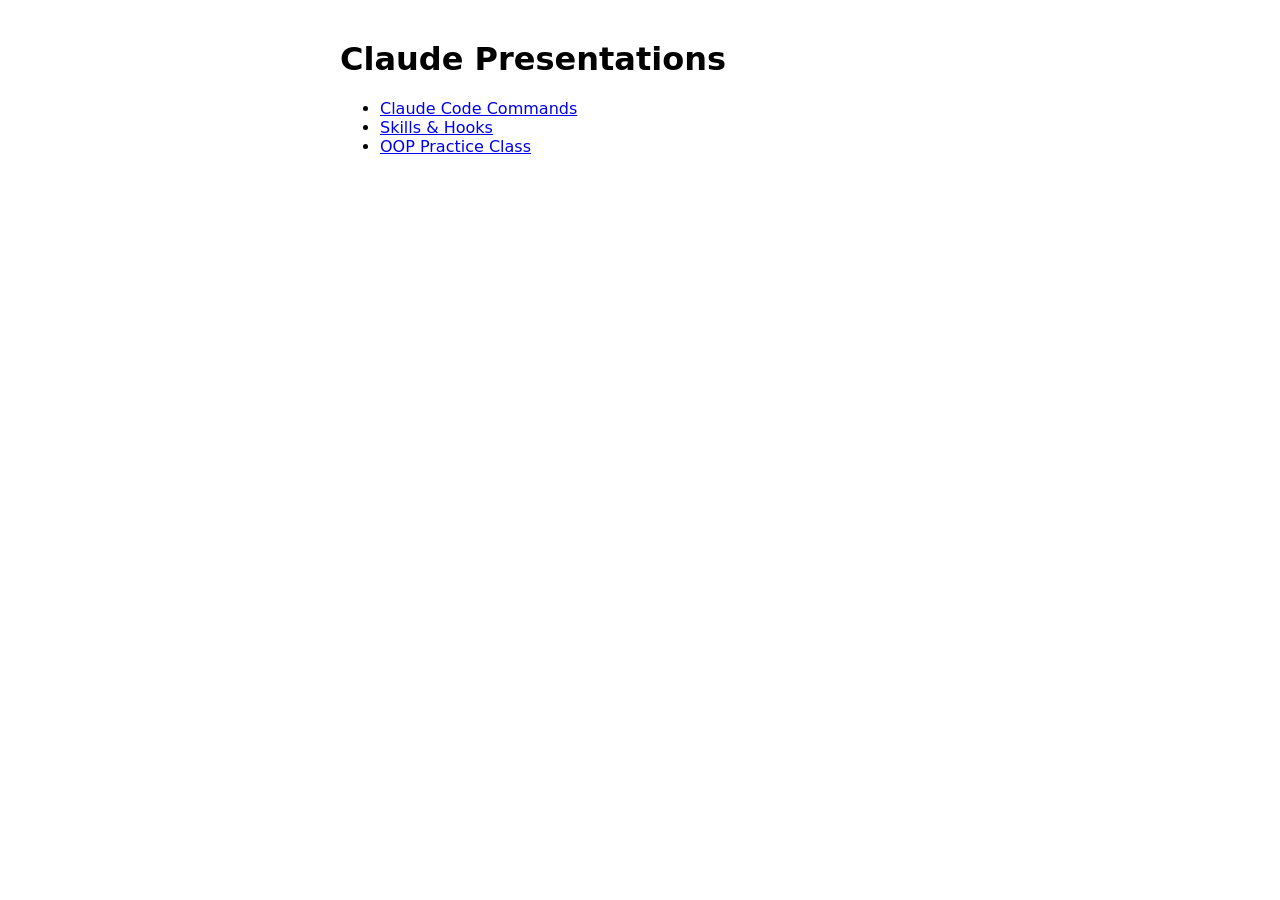
<file: index.html>
<!doctype html>
<html lang="en"><head><meta charset="utf-8"><meta name="viewport" content="width=device-width,initial-scale=1"><title>Claude Presentations</title></head>
<body style="font-family:system-ui;max-width:600px;margin:40px auto;padding:0 16px">
<h1>Claude Presentations</h1>
<ul>
<li><a href="claude-code-commands/">Claude Code Commands</a></li>
<li><a href="skills-hooks/">Skills &amp; Hooks</a></li>
<li><a href="oop/">OOP Practice Class</a></li>
</ul></body></html>
</file>
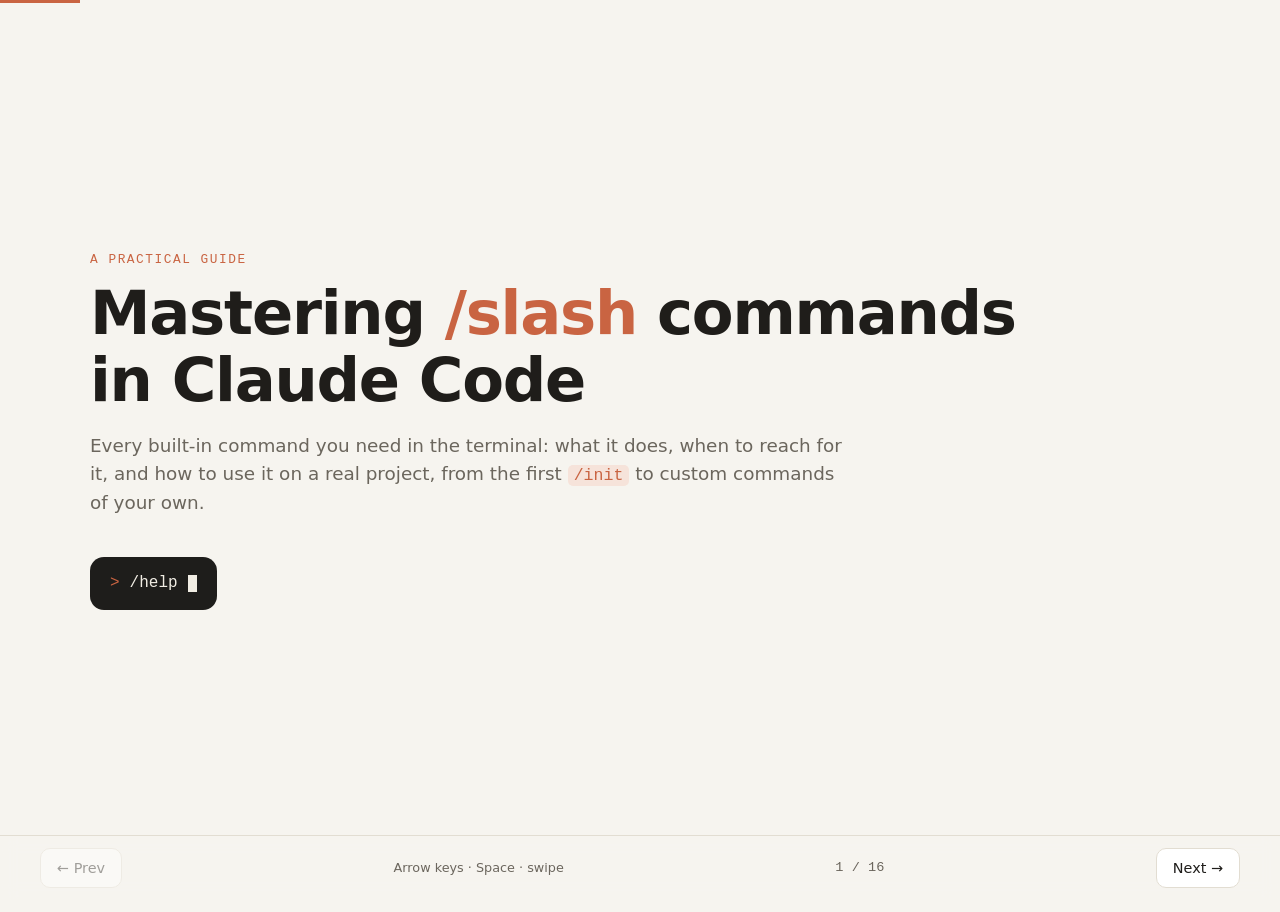
<file: claude-code-commands/index.html>
<!doctype html>
<html lang="en">
<head>
  <meta charset="utf-8">
  <meta name="viewport" content="width=device-width, initial-scale=1">
  <title>Claude Code Slash Commands</title>
  <link rel="stylesheet" href="styles.css">
</head>
<body>
  <div class="progress" id="progress"></div>

  <main class="deck">

    <!-- 1. Title -->
    <section class="slide title-slide">
      <div class="slide-inner">
        <p class="eyebrow">A practical guide</p>
        <h1>Mastering <span>/slash</span> commands<br>in Claude Code</h1>
        <p class="lead">Every built-in command you need in the terminal: what it does, when to reach for it, and how to use it on a real project, from the first <code>/init</code> to custom commands of your own.</p>
        <div class="prompt-line"><span class="caret">&gt;</span> /help <span class="cursor"></span></div>
      </div>
    </section>

    <!-- 2. Agenda -->
    <section class="slide">
      <div class="slide-inner">
        <p class="eyebrow">Agenda</p>
        <h2>What we'll cover</h2>
        <p class="lead">Click any topic to jump to it, or use the ← → arrow keys.</p>
        <ul class="agenda">
          <li data-goto="3"><span>01</span>How slash commands work</li>
          <li data-goto="4"><span>02</span>Getting started</li>
          <li data-goto="5"><span>03</span>Managing the session</li>
          <li data-goto="6"><span>04</span>Context, cost &amp; usage</li>
          <li data-goto="7"><span>05</span>Memory &amp; CLAUDE.md</li>
          <li data-goto="8"><span>06</span>Configuration</li>
          <li data-goto="9"><span>07</span>Extending Claude Code</li>
          <li data-goto="10"><span>08</span>Code review &amp; Git</li>
          <li data-goto="11"><span>09</span>Diagnostics &amp; help</li>
          <li data-goto="12"><span>10</span>Building custom commands</li>
          <li data-goto="13"><span>11</span>Shortcuts &amp; prefixes</li>
          <li data-goto="14"><span>12</span>Walkthrough: a real project</li>
          <li data-goto="15"><span>13</span>Cheat sheet</li>
        </ul>
      </div>
    </section>

    <!-- 3. Basics -->
    <section class="slide">
      <div class="slide-inner">
        <p class="eyebrow">01 · Basics</p>
        <h2>How slash commands work</h2>
        <p class="lead">A slash command is an instruction to Claude Code itself, not a message to the model. Type <code>/</code> at the start of the prompt and a menu opens.</p>
        <div class="split">
          <ol class="steps">
            <li><div><h3>Type <code>/</code></h3><p>An autocomplete list appears with every available command and a short description.</p></div></li>
            <li><div><h3>Filter by typing</h3><p>Type <code>/com</code> and the list narrows to <code>/compact</code>, <code>/config</code>, and so on. Use ↑ ↓ and Tab to pick one.</p></div></li>
            <li><div><h3>Add arguments</h3><p>Many commands take text after them, for example <code>/compact focus on the auth bug</code>.</p></div></li>
            <li><div><h3>Press Enter</h3><p>The command runs right away. Some open an interactive panel you leave with Esc.</p></div></li>
          </ol>
          <div>
            <div class="terminal"><span class="c"># Start Claude Code in your project folder</span>
<span class="p">$</span> cd my-project
<span class="p">$</span> claude

<span class="c"># Inside the session</span>
<span class="p">&gt;</span> /help          <span class="c">← list every command</span>
<span class="p">&gt;</span> /model         <span class="c">← opens a picker</span>
<span class="p">&gt;</span> /compact keep the API notes
                 <span class="c">← command + argument</span></div>
            <div class="tip"><strong>Three kinds of commands:</strong> built-in ones (shipped with Claude Code), custom ones you write in <code>.claude/commands/</code>, and ones added by plugins and MCP servers.</div>
          </div>
        </div>
      </div>
    </section>

    <!-- 4. Getting started -->
    <section class="slide">
      <div class="slide-inner">
        <p class="eyebrow">02 · Getting started</p>
        <h2>The first commands in a new project</h2>
        <p class="lead">Run these once when you open a project for the first time.</p>
        <div class="grid">
          <div class="card">
            <div class="cmd">/init</div>
            <p>Scans the codebase and writes a <code>CLAUDE.md</code> file describing the project: its structure, build and test commands, and conventions. Claude reads this file at the start of every session.</p>
            <div class="when"><b>When:</b> the first time you use Claude Code in a repository.</div>
          </div>
          <div class="card">
            <div class="cmd">/login · /logout</div>
            <p>Sign in with your Claude account or API key, or sign out. Use these to switch between accounts, for example personal and work.</p>
            <div class="when"><b>When:</b> first launch, or when changing accounts.</div>
          </div>
          <div class="card">
            <div class="cmd">/help</div>
            <p>Lists every command available in the current session, including your custom and plugin commands.</p>
            <div class="when"><b>When:</b> whenever you forget a command name.</div>
          </div>
          <div class="card">
            <div class="cmd">/terminal-setup</div>
            <p>Sets up Shift+Enter for new lines in terminals that need it, such as VS Code's terminal, so you can write multi-line prompts.</p>
            <div class="when"><b>When:</b> Shift+Enter sends the message instead of adding a line.</div>
          </div>
        </div>
      </div>
    </section>

    <!-- 5. Session -->
    <section class="slide">
      <div class="slide-inner">
        <p class="eyebrow">03 · Session</p>
        <h2>Managing the conversation</h2>
        <p class="lead">A long session fills Claude's context window. These commands start fresh, shrink, rewind, or resume a conversation.</p>
        <div class="grid">
          <div class="card">
            <div class="cmd">/clear</div>
            <p>Wipes the conversation history. CLAUDE.md and your settings stay. The cleanest way to begin an unrelated task.</p>
            <div class="when"><b>When:</b> switching to a new task. Old context only distracts.</div>
          </div>
          <div class="card">
            <div class="cmd">/compact [instructions]</div>
            <p>Replaces the history with a summary so you keep working with room to spare. Add text to say what the summary must keep.</p>
            <div class="terminal">&gt; /compact keep the DB schema and open TODOs</div>
          </div>
          <div class="card">
            <div class="cmd">/resume</div>
            <p>Opens a list of past conversations in this project so you can continue one. From the shell, <code>claude --continue</code> reopens the latest.</p>
            <div class="when"><b>When:</b> picking up yesterday's work.</div>
          </div>
          <div class="card">
            <div class="cmd">/rewind</div>
            <p>Goes back to an earlier point in the conversation and can undo the file changes Claude made after it. Pressing Esc twice opens the same menu.</p>
            <div class="when"><b>When:</b> Claude went the wrong way and you want to try again.</div>
          </div>
          <div class="card">
            <div class="cmd">/export</div>
            <p>Saves the current conversation to a file or copies it to the clipboard, for notes, docs, or sharing with a teammate.</p>
          </div>
          <div class="card">
            <div class="cmd">/exit</div>
            <p>Quits Claude Code. Pressing Ctrl+C twice does the same.</p>
          </div>
        </div>
      </div>
    </section>

    <!-- 6. Context & cost -->
    <section class="slide">
      <div class="slide-inner">
        <p class="eyebrow">04 · Context &amp; cost</p>
        <h2>Knowing where you stand</h2>
        <p class="lead">Check these before the context window fills or you reach a usage limit.</p>
        <div class="grid">
          <div class="card">
            <div class="cmd">/context</div>
            <p>Shows a chart of what fills the context window: system prompt, tools, MCP servers, memory files, and messages.</p>
            <div class="when"><b>When:</b> answers get worse, or you want to know which MCP server takes the most space.</div>
          </div>
          <div class="card">
            <div class="cmd">/cost</div>
            <p>Token usage and estimated spend for the current session. Most useful when you pay per token with an API key.</p>
          </div>
          <div class="card">
            <div class="cmd">/usage</div>
            <p>Shows how much of your plan's limits you have used and when they reset (Pro and Max subscriptions).</p>
          </div>
          <div class="card">
            <div class="cmd">/status</div>
            <p>Version, signed-in account, current model, working directory, and connection status, all on one screen.</p>
          </div>
        </div>
        <div class="tip"><strong>Rule of thumb:</strong> when <code>/context</code> shows the window is mostly full, run <code>/compact</code> if the task continues, or <code>/clear</code> if a new task starts.</div>
      </div>
    </section>

    <!-- 7. Memory -->
    <section class="slide">
      <div class="slide-inner">
        <p class="eyebrow">05 · Memory</p>
        <h2>Teaching Claude about your project</h2>
        <p class="lead">Memory is plain Markdown that Claude loads at the start of each session. Store your rules there once instead of repeating them.</p>
        <div class="split">
          <div>
            <div class="card">
              <div class="cmd">/memory</div>
              <p>Opens your memory files in an editor. You choose which one:</p>
              <div class="table-wrap" style="margin-top:12px">
                <table>
                  <tr><th>File</th><th>Scope</th></tr>
                  <tr><td>./CLAUDE.md</td><td>This project, shared with the team in git</td></tr>
                  <tr><td>./CLAUDE.local.md</td><td>This project, only you (add it to .gitignore)</td></tr>
                  <tr><td>~/.claude/CLAUDE.md</td><td>All your projects</td></tr>
                </table>
              </div>
            </div>
          </div>
          <div>
            <div class="terminal"><span class="c"># CLAUDE.md example</span>
# My Shop API

## Commands
- Run dev server: npm run dev
- Run tests: npm test

## Rules
- Use TypeScript, never plain JS
- Every new endpoint needs a test
- Do not edit files in /legacy</div>
            <div class="tip"><strong>Tip:</strong> keep CLAUDE.md short and specific. Claude follows "Run <code>npm test</code> before committing" better than "write good code".</div>
          </div>
        </div>
      </div>
    </section>

    <!-- 8. Configuration -->
    <section class="slide">
      <div class="slide-inner">
        <p class="eyebrow">06 · Configuration</p>
        <h2>Making Claude Code yours</h2>
        <div class="grid" style="margin-top:20px">
          <div class="card">
            <div class="cmd">/model</div>
            <p>Switch models mid-session: Opus for hard reasoning, Sonnet for everyday coding, Haiku for fast, simple tasks.</p>
            <div class="terminal">&gt; /model sonnet</div>
          </div>
          <div class="card">
            <div class="cmd">/config</div>
            <p>Opens the settings panel: theme, auto-compact, notifications, editor mode, and more.</p>
          </div>
          <div class="card">
            <div class="cmd">/permissions</div>
            <p>Sets which tools Claude may use without asking, for example allowing <code>npm test</code> and always asking before <code>git push</code>.</p>
            <div class="when"><b>When:</b> you approve the same harmless command over and over.</div>
          </div>
          <div class="card">
            <div class="cmd">/statusline</div>
            <p>Creates a custom status bar under the prompt showing model, git branch, context use, or anything a script prints.</p>
          </div>
          <div class="card">
            <div class="cmd">/vim</div>
            <p>Turns on Vim keybindings for editing the prompt (normal and insert modes). Run it again to turn them off.</p>
          </div>
          <div class="card">
            <div class="cmd">/add-dir</div>
            <p>Lets Claude work in another folder too, such as a shared library next to your app.</p>
            <div class="terminal">&gt; /add-dir ../shared-utils</div>
          </div>
        </div>
      </div>
    </section>

    <!-- 9. Extending -->
    <section class="slide">
      <div class="slide-inner">
        <p class="eyebrow">07 · Extending</p>
        <h2>Agents, tools, hooks &amp; plugins</h2>
        <p class="lead">These commands connect Claude Code to more tools and automate parts of your workflow.</p>
        <div class="grid">
          <div class="card">
            <div class="cmd">/mcp</div>
            <p>Manages MCP servers, which give Claude new tools such as databases, browsers, GitHub, or Figma. Shows status, lets you sign in, and lists each server's tools.</p>
            <div class="terminal"><span class="c"># add one from the shell first</span>
$ claude mcp add github ...
<span class="c"># then inside Claude</span>
&gt; /mcp</div>
          </div>
          <div class="card">
            <div class="cmd">/agents</div>
            <p>Creates and edits subagents: helpers with their own instructions, tools, and context, such as a "test-writer" or "code-reviewer".</p>
            <div class="when"><b>When:</b> a task repeats and needs a focused specialist.</div>
          </div>
          <div class="card">
            <div class="cmd">/hooks</div>
            <p>Sets up shell commands that run automatically on events, such as running Prettier after every file edit or blocking edits to <code>.env</code>.</p>
            <div class="when"><b>When:</b> something must always happen, without relying on Claude remembering it.</div>
          </div>
          <div class="card">
            <div class="cmd">/plugin</div>
            <p>Browse, install, and manage plugins, which bundle commands, agents, hooks, and MCP servers into one install.</p>
          </div>
          <div class="card">
            <div class="cmd">/ide</div>
            <p>Connects to VS Code or JetBrains so Claude sees your open file and selection, and shows diffs in the editor.</p>
          </div>
          <div class="card">
            <div class="cmd">/install-github-app</div>
            <p>Sets up the Claude GitHub app so you can mention <code>@claude</code> in issues and pull requests.</p>
          </div>
        </div>
      </div>
    </section>

    <!-- 10. Review & Git -->
    <section class="slide">
      <div class="slide-inner">
        <p class="eyebrow">08 · Code quality</p>
        <h2>Reviewing code before you ship</h2>
        <div class="grid" style="margin-top:20px">
          <div class="card">
            <div class="cmd">/code-review [level]</div>
            <p>Reviews your current changes or a pull request for bugs. The level (low, medium, high, ...) sets how deep it goes. <code>--fix</code> applies the fixes it finds.</p>
            <div class="terminal">&gt; /code-review high
&gt; /code-review 42 --comment</div>
          </div>
          <div class="card">
            <div class="cmd">/security-review</div>
            <p>Checks pending changes for security problems: injection, leaked secrets, unsafe authentication, and similar issues.</p>
            <div class="when"><b>When:</b> before merging anything that handles user input or credentials.</div>
          </div>
          <div class="card">
            <div class="cmd">/simplify</div>
            <p>Looks over the changed code for duplication and needless complexity, then makes the cleanups.</p>
          </div>
          <div class="card">
            <div class="cmd">/pr-comments</div>
            <p>Fetches the review comments on a GitHub pull request so Claude can address them one by one.</p>
          </div>
        </div>
        <div class="tip"><strong>Workflow:</strong> write the feature → <code>/code-review</code> → fix → <code>/security-review</code> → ask Claude to commit and open a pull request.</div>
      </div>
    </section>

    <!-- 11. Diagnostics -->
    <section class="slide">
      <div class="slide-inner">
        <p class="eyebrow">09 · Diagnostics</p>
        <h2>When something isn't working</h2>
        <div class="grid" style="margin-top:20px">
          <div class="card">
            <div class="cmd">/doctor</div>
            <p>Checks your installation: version, install method, settings files, and other common problems. Run this first when something breaks.</p>
          </div>
          <div class="card">
            <div class="cmd">/bug · /feedback</div>
            <p>Sends a bug report or feedback to Anthropic, with the option to include the conversation.</p>
          </div>
          <div class="card">
            <div class="cmd">/release-notes</div>
            <p>Shows what changed in recent versions. Worth a look after an update.</p>
          </div>
          <div class="card">
            <div class="cmd">/status</div>
            <p>Confirms which account, model, and directory you're using. It answers most "why is it behaving like that?" questions.</p>
          </div>
        </div>
        <div class="tip"><strong>Troubleshooting order:</strong> <code>/status</code> → <code>/doctor</code> → <code>/mcp</code> (if a tool is missing) → <code>/context</code> (if answers got worse).</div>
      </div>
    </section>

    <!-- 12. Custom commands -->
    <section class="slide">
      <div class="slide-inner">
        <p class="eyebrow">10 · Custom commands</p>
        <h2>Write your own slash commands</h2>
        <p class="lead">Any Markdown file in a commands folder becomes a slash command. The file's text is the prompt Claude receives.</p>
        <div class="split">
          <ol class="steps">
            <li><div><h3>Create the folder</h3><p><code>.claude/commands/</code> in the project (shared with the team), or <code>~/.claude/commands/</code> (only you, all projects).</p></div></li>
            <li><div><h3>Add a .md file</h3><p>The file name becomes the command name: <code>fix-issue.md</code> → <code>/fix-issue</code>.</p></div></li>
            <li><div><h3>Use $ARGUMENTS</h3><p>Whatever you type after the command replaces <code>$ARGUMENTS</code>. <code>$1</code>, <code>$2</code> pick out single arguments.</p></div></li>
            <li><div><h3>Run it</h3><p><code>/fix-issue 123</code>. Commit the folder so the whole team gets the command.</p></div></li>
          </ol>
          <div>
            <div class="terminal"><span class="c"># .claude/commands/fix-issue.md</span>
---
description: Fix a GitHub issue end to end
allowed-tools: Bash(gh:*), Edit, Read
---

Fix GitHub issue #$ARGUMENTS.

1. Run `gh issue view $ARGUMENTS`
2. Find the relevant code
3. Write a failing test first
4. Implement the fix
5. Run the tests and show results</div>
            <div class="tip"><strong>Frontmatter</strong> (between the <code>---</code> lines) is optional. <code>description</code> shows in the <code>/</code> menu, and <code>allowed-tools</code> sets what the command may run without asking.</div>
          </div>
        </div>
      </div>
    </section>

    <!-- 13. Shortcuts -->
    <section class="slide">
      <div class="slide-inner">
        <p class="eyebrow">11 · Shortcuts</p>
        <h2>Prefixes &amp; keys that work with commands</h2>
        <div class="table-wrap" style="margin-top:20px">
          <table>
            <tr><th>Input</th><th>What it does</th><th>Example</th></tr>
            <tr><td>/</td><td>Opens the command menu</td><td><code>/compact</code></td></tr>
            <tr><td>!</td><td>Runs a shell command directly; its output goes into the conversation</td><td><code>! npm test</code></td></tr>
            <tr><td>@</td><td>Mentions a file or folder so Claude reads it</td><td><code>explain @src/auth.ts</code></td></tr>
            <tr><td>Shift+Tab</td><td>Cycles permission modes: normal → auto-accept edits → plan mode</td><td>Plan first, then build</td></tr>
            <tr><td>Esc</td><td>Stops Claude mid-response</td><td>Interrupt a wrong direction</td></tr>
            <tr><td>Esc Esc</td><td>Opens the rewind menu (same as <code>/rewind</code>)</td><td>Undo the last steps</td></tr>
            <tr><td>Ctrl+R</td><td>Searches your prompt history</td><td>Reuse an old prompt</td></tr>
            <tr><td>↑ / ↓</td><td>Moves through previous prompts</td><td>Edit and resend</td></tr>
            <tr><td>Ctrl+C ×2</td><td>Exits Claude Code</td><td>Same as <code>/exit</code></td></tr>
          </table>
        </div>
      </div>
    </section>

    <!-- 14. Walkthrough -->
    <section class="slide">
      <div class="slide-inner">
        <p class="eyebrow">12 · Walkthrough</p>
        <h2>Putting it together on a real project</h2>
        <p class="lead">One feature from start to finish, using the commands in the order you'd actually reach for them.</p>
        <div class="split">
          <ol class="steps">
            <li><div><h3>Open &amp; orient</h3><p><code>claude</code> in the repo → <code>/init</code> to create CLAUDE.md → read it and fix anything wrong.</p></div></li>
            <li><div><h3>Plan</h3><p>Press Shift+Tab into plan mode and describe the feature. Claude explores the code and proposes a plan without editing anything.</p></div></li>
            <li><div><h3>Build</h3><p>Approve the plan. Use <code>@file</code> to point at key files and <code>! npm test</code> to run tests yourself.</p></div></li>
            <li><div><h3>Stay lean</h3><p>Check <code>/context</code>. If it's getting full, <code>/compact keep the plan and failing tests</code>.</p></div></li>
            <li><div><h3>Review &amp; ship</h3><p><code>/code-review</code> → <code>/security-review</code> → "commit and open a PR".</p></div></li>
            <li><div><h3>Reset</h3><p><code>/clear</code> before the next, unrelated task.</p></div></li>
          </ol>
          <div class="terminal"><span class="p">$</span> cd todo-app &amp;&amp; claude
<span class="p">&gt;</span> /init
  <span class="c">✓ Created CLAUDE.md</span>

<span class="c">[Shift+Tab → plan mode]</span>
<span class="p">&gt;</span> Add due dates to tasks, with a
  date picker and overdue highlight

  <span class="c">Plan: 1) migration  2) API field
        3) UI picker  4) tests</span>
<span class="c">[approve]</span>

<span class="p">&gt;</span> ! npm test
  <span class="c">✓ 48 passed</span>

<span class="p">&gt;</span> /context
  <span class="c">Messages ████████░░ 78%</span>
<span class="p">&gt;</span> /compact keep the migration notes

<span class="p">&gt;</span> /code-review
  <span class="c">1 finding: missing timezone check</span>
<span class="p">&gt;</span> fix that, then commit and open a PR
<span class="p">&gt;</span> /clear</div>
        </div>
      </div>
    </section>

    <!-- 15. Cheat sheet -->
    <section class="slide">
      <div class="slide-inner">
        <p class="eyebrow">13 · Cheat sheet</p>
        <h2>All the commands at a glance</h2>
        <div class="table-wrap" style="margin-top:20px">
          <table>
            <tr><th>Command</th><th>Purpose</th><th>Category</th></tr>
            <tr><td>/init</td><td>Generate CLAUDE.md for the project</td><td>Start</td></tr>
            <tr><td>/help</td><td>List all commands</td><td>Start</td></tr>
            <tr><td>/login · /logout</td><td>Sign in / out, switch accounts</td><td>Start</td></tr>
            <tr><td>/clear</td><td>Fresh conversation</td><td>Session</td></tr>
            <tr><td>/compact</td><td>Summarize history to free context</td><td>Session</td></tr>
            <tr><td>/resume</td><td>Continue a past conversation</td><td>Session</td></tr>
            <tr><td>/rewind</td><td>Roll back conversation and file edits</td><td>Session</td></tr>
            <tr><td>/export</td><td>Save the conversation</td><td>Session</td></tr>
            <tr><td>/context</td><td>See what fills the context window</td><td>Insight</td></tr>
            <tr><td>/cost · /usage</td><td>Spend and plan limits</td><td>Insight</td></tr>
            <tr><td>/status</td><td>Account, model, version</td><td>Insight</td></tr>
            <tr><td>/memory</td><td>Edit CLAUDE.md memory files</td><td>Memory</td></tr>
            <tr><td>/model</td><td>Switch model</td><td>Config</td></tr>
            <tr><td>/config</td><td>Settings panel</td><td>Config</td></tr>
            <tr><td>/permissions</td><td>Allow or deny tools</td><td>Config</td></tr>
            <tr><td>/add-dir</td><td>Give Claude access to another folder</td><td>Config</td></tr>
            <tr><td>/mcp</td><td>Manage MCP tool servers</td><td>Extend</td></tr>
            <tr><td>/agents</td><td>Create subagents</td><td>Extend</td></tr>
            <tr><td>/hooks</td><td>Automate on events</td><td>Extend</td></tr>
            <tr><td>/plugin</td><td>Install plugins</td><td>Extend</td></tr>
            <tr><td>/code-review</td><td>Find bugs in changes</td><td>Quality</td></tr>
            <tr><td>/security-review</td><td>Find security issues</td><td>Quality</td></tr>
            <tr><td>/doctor</td><td>Diagnose the install</td><td>Debug</td></tr>
          </table>
        </div>
      </div>
    </section>

    <!-- 16. End -->
    <section class="slide title-slide">
      <div class="slide-inner">
        <p class="eyebrow">You're ready</p>
        <h1>Start with <span>/init</span>,<br>end with <span>/clear</span>.</h1>
        <p class="lead">You don't need to memorize this deck. Type <code>/</code> and the menu lists every command. Learn five commands well (<code>/init</code>, <code>/clear</code>, <code>/compact</code>, <code>/context</code>, <code>/model</code>) and pick up the rest as you need them.</p>
        <div class="prompt-line"><span class="caret">&gt;</span> / <span class="cursor"></span></div>
      </div>
    </section>

  </main>

  <nav class="controls">
    <button id="prev" aria-label="Previous slide">← Prev</button>
    <span class="hint">Arrow keys · Space · swipe</span>
    <span class="counter" id="counter">1 / 16</span>
    <button id="next" aria-label="Next slide">Next →</button>
  </nav>

  <script src="script.js"></script>
</body>
</html>
</file>
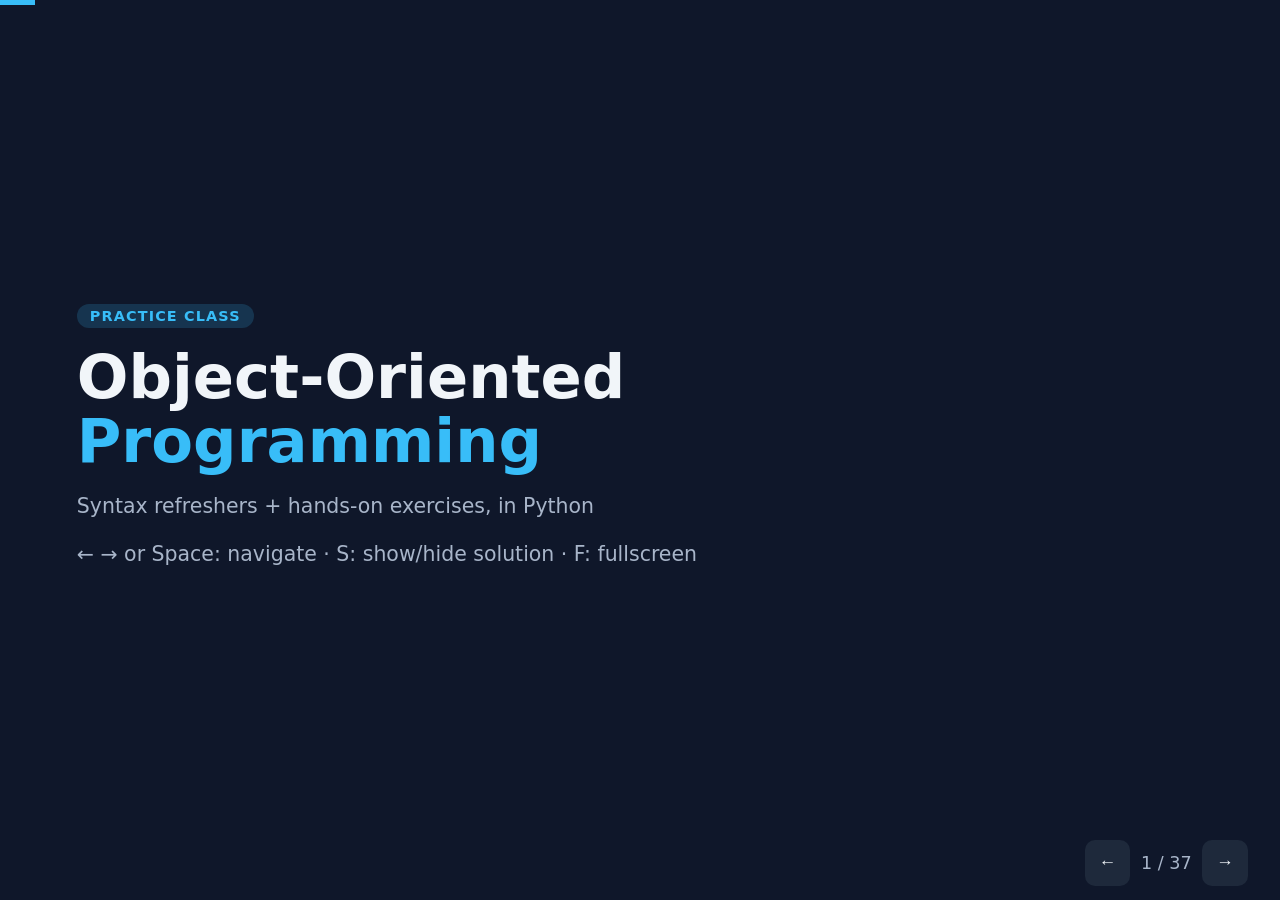
<file: oop/index.html>
<!doctype html>
<html lang="en">
<head>
<meta charset="utf-8">
<meta name="viewport" content="width=device-width, initial-scale=1">
<title>OOP Practice Class</title>
<style>
  :root {
    --bg: #0f172a; --panel: #1e293b; --text: #f1f5f9; --muted: #a8b5c9;
    --accent: #38bdf8; --accent2: #c4b5fd; --good: #4ade80; --warn: #fbbf24; --bad: #f87171;
    --code-bg: #0a101f;
  }
  * { box-sizing: border-box; margin: 0; padding: 0; }
  html, body { height: 100%; }
  body { background: var(--bg); color: var(--text); font-family: "Segoe UI", system-ui, sans-serif; overflow: hidden; }
  .slide {
    position: absolute; inset: 0; display: none; flex-direction: column; justify-content: center;
    gap: 2vh; padding: 5vh 6vw 8vh; overflow-y: auto;
  }
  .slide.active { display: flex; animation: in .25s ease-out; }
  @keyframes in { from { opacity: 0; transform: translateY(10px); } to { opacity: 1; transform: none; } }
  @media (prefers-reduced-motion: reduce) { .slide.active { animation: none; } }

  h1 { font-size: clamp(2.2rem, 5vw, 3.8rem); line-height: 1.05; }
  h2 { font-size: clamp(1.6rem, 3vw, 2.3rem); color: var(--accent); line-height: 1.1; }
  h3 { font-size: clamp(1.1rem, 1.7vw, 1.4rem); color: var(--accent2); }
  p, li { font-size: clamp(1rem, 1.6vw, 1.3rem); line-height: 1.45; }
  ul { padding-left: 1.3em; display: grid; gap: 1vh; }
  .muted { color: var(--muted); }
  b { color: var(--warn); font-weight: 600; }
  .tag { align-self: flex-start; font-size: .9rem; letter-spacing: .08em; text-transform: uppercase;
         padding: .3em .9em; border-radius: 99px; font-weight: 700; }
  .tag.syn { background: rgba(56,189,248,.18); color: var(--accent); }
  .tag.ex  { background: rgba(251,191,36,.18); color: var(--warn); }
  .tag.info { background: rgba(196,181,253,.18); color: var(--accent2); }
  .grid { display: grid; grid-template-columns: repeat(auto-fit, minmax(260px, 1fr)); gap: 1.6vw; }
  .split { display: grid; grid-template-columns: 1.15fr 1fr; gap: 2.4vw; align-items: start; }
  @media (max-width: 900px) { .split { grid-template-columns: 1fr; } }
  .card { background: var(--panel); border-radius: 16px; padding: 1.1em 1.3em; }
  .card h3 { margin-bottom: .3em; }
  .card p, .card li { font-size: clamp(.95rem, 1.4vw, 1.15rem); }

  pre { background: var(--code-bg); border: 1px solid #243047; border-radius: 14px; padding: .9em 1.2em;
        font: clamp(.9rem, 1.35vw, 1.15rem)/1.5 Consolas, "Cascadia Code", monospace; overflow-x: auto; color: #dbe4f0; }
  code { font-family: Consolas, "Cascadia Code", monospace; color: var(--accent); font-size: .95em; }
  pre code { color: inherit; font-size: inherit; }
  .k { color: #f472b6; } .s { color: #86efac; } .c { color: #6b7d99; font-style: italic; }
  .f { color: #7dd3fc; } .n { color: #fbbf24; } .d { color: #fdba74; }
  .out { color: var(--good); }
  .out::before { content: "Output → "; color: var(--muted); }

  details { background: var(--panel); border-radius: 14px; padding: .7em 1.2em; }
  summary { cursor: pointer; font-weight: 700; color: var(--good); font-size: clamp(1rem, 1.5vw, 1.2rem); }
  details[open] summary { margin-bottom: .6em; }
  details pre { font-size: clamp(.85rem, 1.25vw, 1.05rem); }

  .bar { position: fixed; left: 0; top: 0; height: 5px; background: var(--accent); transition: width .25s; }
  .nav { position: fixed; bottom: 1.6vh; right: 2.5vw; display: flex; gap: .6em; align-items: center; color: var(--muted); font-size: 1.1rem; }
  .nav button { background: var(--panel); color: var(--text); border: 0; border-radius: 10px; width: 2.6em; height: 2.6em; font-size: 1.1rem; cursor: pointer; }
  .nav button:hover { background: #334155; }
  button:focus-visible, summary:focus-visible { outline: 2px solid var(--accent); outline-offset: 2px; }
  .title-slide h1 span { color: var(--accent); }
  .pill-row { display: flex; flex-wrap: wrap; gap: .7em; }
  .pill { background: var(--panel); padding: .4em 1.1em; border-radius: 99px; font-size: clamp(1rem, 1.5vw, 1.2rem); }
  .wrong { color: var(--bad); } .right { color: var(--good); }
  table { border-collapse: collapse; width: 100%; }
  th, td { text-align: left; padding: .45em .8em; font-size: clamp(.95rem, 1.4vw, 1.15rem); border-bottom: 1px solid #2b3a52; }
  th { color: var(--accent2); }
</style>
</head>
<body>
<div class="bar" id="bar"></div>
<main id="deck">

<!-- 1 -->
<section class="slide title-slide">
  <span class="tag syn">Practice class</span>
  <h1>Object-Oriented<br><span>Programming</span></h1>
  <p class="muted">Syntax refreshers + hands-on exercises, in Python</p>
  <p class="muted">← → or Space: navigate · S: show/hide solution · F: fullscreen</p>
</section>

<!-- 2 -->
<section class="slide">
  <h2>Today's plan</h2>
  <div class="grid">
    <div class="card"><h3>1 · Classes</h3><p>syntax, attributes, methods</p></div>
    <div class="card"><h3>2 · Encapsulation</h3><p>_private, @property</p></div>
    <div class="card"><h3>3 · Inheritance</h3><p>super(), overriding</p></div>
    <div class="card"><h3>4 · Polymorphism</h3><p>one call, many behaviors</p></div>
    <div class="card"><h3>5 · The @ decorators</h3><p>@classmethod, @staticmethod, @dataclass</p></div>
    <div class="card"><h3>6 · Nested classes</h3><p>a class inside a class</p></div>
    <div class="card"><h3>7 · Dunder + ABC</h3><p>__add__, abstract classes</p></div>
    <div class="card"><h3>8 · Mini project</h3><p>design a system in pairs</p></div>
  </div>
  <p class="muted">Every topic: <b>syntax reminder</b> → <b>exercise</b> → <b>solution</b>. Try first, then reveal.</p>
</section>

<!-- 3 -->
<section class="slide">
  <span class="tag info">Why OOP</span>
  <h2>Data and behavior, together</h2>
  <div class="grid">
    <div class="card"><h3>Without OOP</h3>
      <pre><code>name1 = "Rex"
age1 = 3
name2 = "Luna"
age2 = 5
def describe(name, age): ...</code></pre></div>
    <div class="card"><h3>With OOP</h3>
      <pre><code>rex = Dog("Rex", 3)
luna = Dog("Luna", 5)
rex.describe()</code></pre></div>
  </div>
  <ul>
    <li><b>Class</b> = blueprint · <b>Object</b> = one instance built from it</li>
    <li><b>Attributes</b> = the data · <b>Methods</b> = the functions that act on it</li>
  </ul>
</section>

<!-- 4 -->
<section class="slide">
  <span class="tag syn">Syntax</span>
  <h2>Defining a class</h2>
  <div class="split">
<pre><code>class Dog:
    def __init__(self, name, age):
        self.name = name
        self.age = age

    def bark(self):
        return f"{self.name} says woof"

rex = Dog("Rex", 3)
print(rex.bark())</code></pre>
    <ul>
      <li><code>class Name:</code> starts a class (CamelCase)</li>
      <li><code>__init__</code> runs automatically on creation</li>
      <li><code>self</code> = the object itself; always the first parameter</li>
      <li><code>self.name = ...</code> creates an attribute</li>
      <li><code>Dog(...)</code> builds an object; no <code>new</code></li>
    </ul>
  </div>
</section>

<!-- 5 -->
<section class="slide">
  <span class="tag syn">Syntax</span>
  <h2>Instance vs. class attributes</h2>
  <div class="split">
<pre><code>class Dog:
    species = "Canine"      # class attr
    count = 0

    def __init__(self, name):
        self.name = name    # instance attr
        Dog.count += 1

a = Dog("Rex")
b = Dog("Luna")
print(Dog.count)   # 2
print(a.species)   # Canine</code></pre>
    <ul>
      <li><b>Instance attribute</b>: each object has its own copy (set via <code>self.</code>)</li>
      <li><b>Class attribute</b>: one value shared by all objects (set in the class body)</li>
      <li>Change a shared value through the class: <code>Dog.count</code></li>
    </ul>
  </div>
</section>

<!-- 6 -->
<section class="slide">
  <span class="tag syn">Syntax</span>
  <h2>Methods and printing</h2>
  <div class="split">
<pre><code>class Rectangle:
    def __init__(self, w, h):
        self.w = w
        self.h = h

    def area(self):
        return self.w * self.h

    def __str__(self):
        return f"Rect({self.w}x{self.h})"

r = Rectangle(3, 4)
print(r.area())   # 12
print(r)          # Rect(3x4)</code></pre>
    <ul>
      <li>Call a method: <code>obj.method()</code>; Python passes <code>self</code> for you</li>
      <li>Inside the class, reach other members with <code>self.</code></li>
      <li><code>__str__</code> controls what <code>print(obj)</code> shows</li>
      <li>Without it you get <code>&lt;Rectangle object at 0x...&gt;</code></li>
    </ul>
  </div>
</section>

<!-- extra: stack -->
<section class="slide">
  <span class="tag syn">Worked example</span>
  <h2>A Stack class</h2>
  <div class="split">
<pre><code>class Stack:
    def __init__(self):
        self.items = []

    def push(self, x):
        self.items.append(x)

    def pop(self):
        return self.items.pop()

    def is_empty(self):
        return len(self.items) == 0

s = Stack()
s.push(1); s.push(2)
print(s.pop())       # 2
print(s.is_empty())  # False</code></pre>
    <ul>
      <li>The list is the <b>data</b>; push/pop/is_empty are the <b>behavior</b></li>
      <li>The caller never touches <code>items</code> directly</li>
      <li>Each <code>Stack()</code> has its own list, because it is created in <code>__init__</code></li>
      <li>Same pattern fits Queue, Playlist, Cart, Inventory</li>
    </ul>
  </div>
</section>

<!-- 7 -->
<section class="slide">
  <span class="tag ex">Exercise 1 · warm-up</span>
  <h2>Class or object?</h2>
<pre><code>class Student: ...
s = Student()
t = Student()
x = Student</code></pre>
  <ul>
    <li>Which names hold objects, and which hold a class?</li>
    <li>Is <code>s is t</code> True or False? Why?</li>
    <li>What is <code>type(s)</code>?</li>
  </ul>
  <details><summary>Solution</summary>
    <p><code>s</code> and <code>t</code> are two separate objects. <code>Student</code> and <code>x</code> both refer to the class (no parentheses, so nothing was created). <code>s is t</code> is <b>False</b>. <code>type(s)</code> is <code>&lt;class 'Student'&gt;</code>.</p>
  </details>
</section>

<!-- 8 -->
<section class="slide">
  <span class="tag ex">Exercise 2 · classes</span>
  <h2>Student with an average</h2>
  <ul>
    <li>Class <code>Student</code> with <code>name</code> and a list <code>marks</code></li>
    <li>Method <code>average()</code> returns the mean of the marks</li>
    <li>Method <code>add_mark(m)</code> appends a mark</li>
  </ul>
<pre><code>s = Student("Dana", [80, 90])
s.add_mark(100)
print(s.average())</code></pre>
  <p class="out">90.0</p>
  <details><summary>Solution</summary>
<pre><code>class Student:
    def __init__(self, name, marks):
        self.name = name
        self.marks = marks

    def add_mark(self, m):
        self.marks.append(m)

    def average(self):
        return sum(self.marks) / len(self.marks)</code></pre>
  </details>
</section>

<!-- 9 -->
<section class="slide">
  <span class="tag ex">Exercise 3 · classes</span>
  <h2>Bank account</h2>
  <ul>
    <li><code>BankAccount(owner, balance=0)</code></li>
    <li><code>deposit(amount)</code> and <code>withdraw(amount)</code></li>
    <li>Withdrawing more than the balance must <b>not</b> change it; print "Insufficient funds"</li>
    <li>Add <code>__str__</code>: <code>Dana: 150</code></li>
  </ul>
<pre><code>acc = BankAccount("Dana", 100)
acc.deposit(100)
acc.withdraw(500)
print(acc)</code></pre>
  <p class="out">Insufficient funds · Dana: 200</p>
  <details><summary>Solution</summary>
<pre><code>class BankAccount:
    def __init__(self, owner, balance=0):
        self.owner = owner
        self.balance = balance

    def deposit(self, amount):
        self.balance += amount

    def withdraw(self, amount):
        if amount &gt; self.balance:
            print("Insufficient funds")
        else:
            self.balance -= amount

    def __str__(self):
        return f"{self.owner}: {self.balance}"</code></pre>
  </details>
</section>

<!-- 10 -->
<section class="slide">
  <span class="tag ex">Exercise 4 · class attributes</span>
  <h2>Count the objects</h2>
  <ul>
    <li>Class <code>Player</code> with a <b>class attribute</b> <code>total = 0</code></li>
    <li>Every time a Player is created, <code>total</code> goes up by 1</li>
    <li>Predict the output:</li>
  </ul>
<pre><code>a = Player("A")
b = Player("B")
c = Player("C")
print(Player.total, a.total)</code></pre>
  <details><summary>Solution</summary>
<pre><code>class Player:
    total = 0
    def __init__(self, name):
        self.name = name
        Player.total += 1</code></pre>
    <p class="out">3 3</p>
    <p class="muted">Careful: <code>self.total += 1</code> would create a new instance attribute instead of updating the shared one.</p>
  </details>
</section>

<!-- 11 -->
<section class="slide">
  <span class="tag syn">Syntax</span>
  <h2>Encapsulation</h2>
  <div class="split">
<pre><code>class Account:
    def __init__(self, balance):
        self._balance = balance   # "internal"
        self.__pin = 1234         # name-mangled

    @property
    def balance(self):            # getter
        return self._balance

    @balance.setter
    def balance(self, value):     # setter
        if value &lt; 0:
            raise ValueError("negative")
        self._balance = value

acc = Account(50)
acc.balance = 80      # setter runs
acc.balance = -5      # ValueError</code></pre>
    <ul>
      <li><code>_x</code>: convention, "please don't touch"</li>
      <li><code>__x</code>: Python renames it to <code>_Account__x</code></li>
      <li><code>@property</code>: use it like an attribute, run code behind it</li>
      <li><code>@x.setter</code>: validate on assignment</li>
    </ul>
  </div>
</section>

<!-- 12 -->
<section class="slide">
  <span class="tag ex">Exercise 5 · encapsulation</span>
  <h2>Safe thermostat</h2>
  <ul>
    <li>Class <code>Thermostat</code>, starting at 20</li>
    <li>Temperature must stay between <b>5 and 35</b></li>
    <li>Anything else raises <code>ValueError("Temp must be 5-35")</code></li>
    <li>Use a <b>property</b> with a setter, and validate in the constructor too</li>
  </ul>
<pre><code>t = Thermostat()
t.temp = 25      # fine
t.temp = -500    # ValueError</code></pre>
  <details><summary>Solution</summary>
<pre><code>class Thermostat:
    def __init__(self, temp=20):
        self.temp = temp          # goes through the setter

    @property
    def temp(self):
        return self._temp

    @temp.setter
    def temp(self, value):
        if not 5 &lt;= value &lt;= 35:
            raise ValueError("Temp must be 5-35")
        self._temp = value</code></pre>
  </details>
</section>

<!-- decorators -->
<section class="slide">
  <span class="tag syn">Syntax · the @ symbol</span>
  <h2>Decorators: what is <code>@</code>?</h2>
  <div class="split">
<pre><code>@decorator
def f():
    ...

# means exactly the same as:
def f():
    ...
f = decorator(f)</code></pre>
    <ul>
      <li>A <b>decorator</b> wraps a function or method and changes how it behaves</li>
      <li>It sits on the line <b>directly above</b> the <code>def</code></li>
      <li>In OOP you will mostly use the built-in ones below</li>
    </ul>
  </div>
  <table>
    <tr><th>Decorator</th><th>What it does</th></tr>
    <tr><td><code>@property</code></td><td>method read like an attribute: <code>obj.x</code></td></tr>
    <tr><td><code>@x.setter</code></td><td>runs on <code>obj.x = value</code></td></tr>
    <tr><td><code>@staticmethod</code></td><td>no <code>self</code>; a plain function inside the class</td></tr>
    <tr><td><code>@classmethod</code></td><td>gets the class (<code>cls</code>) instead of the object</td></tr>
    <tr><td><code>@abstractmethod</code></td><td>children must implement it</td></tr>
    <tr><td><code>@dataclass</code></td><td>auto-writes <code>__init__</code>, <code>__repr__</code>, <code>__eq__</code></td></tr>
  </table>
</section>

<!-- static/class method -->
<section class="slide">
  <span class="tag syn">Syntax · @staticmethod, @classmethod</span>
  <h2>Three kinds of methods</h2>
  <div class="split">
<pre><code>class Person:
    count = 0

    def __init__(self, name, age):
        self.name = name
        self.age = age
        Person.count += 1

    def greet(self):                 # instance method
        return f"Hi, I'm {self.name}"

    @classmethod
    def from_string(cls, text):      # alt. constructor
        name, age = text.split("-")
        return cls(name, int(age))

    @staticmethod
    def is_adult(age):               # no self, no cls
        return age &gt;= 18

p = Person.from_string("Dana-25")
print(Person.is_adult(p.age))        # True</code></pre>
    <ul>
      <li><b>Instance method</b>: first parameter <code>self</code>, works on one object</li>
      <li><b>@classmethod</b>: first parameter <code>cls</code>, works on the class; great for alternative constructors</li>
      <li><b>@staticmethod</b>: no special first parameter; a helper that belongs to the class by topic</li>
      <li>Call the last two on the class: <code>Person.is_adult(20)</code></li>
    </ul>
  </div>
</section>

<!-- ex static/class -->
<section class="slide">
  <span class="tag ex">Exercise · decorators</span>
  <h2>Temperature helper</h2>
  <ul>
    <li>Class <code>Temperature</code> with a <code>celsius</code> attribute</li>
    <li><code>@classmethod from_fahrenheit(cls, f)</code> returns a new Temperature</li>
    <li><code>@staticmethod is_freezing(c)</code> returns <code>c &lt;= 0</code></li>
    <li><code>@property fahrenheit</code> computes <code>c * 9/5 + 32</code></li>
  </ul>
<pre><code>t = Temperature.from_fahrenheit(212)
print(t.celsius, t.fahrenheit)
print(Temperature.is_freezing(-3))</code></pre>
  <p class="out">100.0 212.0 · True</p>
  <details><summary>Solution</summary>
<pre><code>class Temperature:
    def __init__(self, celsius):
        self.celsius = celsius

    @classmethod
    def from_fahrenheit(cls, f):
        return cls((f - 32) * 5 / 9)

    @staticmethod
    def is_freezing(c):
        return c &lt;= 0

    @property
    def fahrenheit(self):
        return self.celsius * 9 / 5 + 32</code></pre>
  </details>
</section>

<!-- dataclass -->
<section class="slide">
  <span class="tag syn">Syntax · @dataclass</span>
  <h2>Less boilerplate with dataclasses</h2>
  <div class="split">
<pre><code>from dataclasses import dataclass

@dataclass
class Point:
    x: int
    y: int = 0

p = Point(3)
print(p)              # Point(x=3, y=0)
print(p == Point(3))  # True</code></pre>
    <ul>
      <li>List fields with type hints; Python writes <code>__init__</code>, <code>__repr__</code> and <code>__eq__</code></li>
      <li>Defaults work like in functions</li>
      <li>Best for classes that mostly just <b>hold data</b></li>
      <li>You can still add your own methods</li>
    </ul>
  </div>
</section>

<!-- 13 -->
<section class="slide">
  <span class="tag syn">Syntax</span>
  <h2>Inheritance</h2>
  <div class="split">
<pre><code>class Animal:
    def __init__(self, name):
        self.name = name

    def speak(self):
        return "..."

class Dog(Animal):
    def __init__(self, name, breed):
        super().__init__(name)
        self.breed = breed

    def speak(self):          # override
        return "Woof"

d = Dog("Rex", "Lab")
print(d.name, d.speak())</code></pre>
    <ul>
      <li><code>class Child(Parent):</code></li>
      <li>Child gets all parent attributes and methods</li>
      <li><code>super().__init__(...)</code> runs the parent setup</li>
      <li>Define the same method name to <b>override</b></li>
      <li>Use for "is-a": a Dog <i>is an</i> Animal</li>
    </ul>
  </div>
</section>

<!-- 14 -->
<section class="slide">
  <span class="tag syn">Syntax</span>
  <h2>Checking types</h2>
<pre><code>d = Dog("Rex", "Lab")

type(d).__name__          # 'Dog'
isinstance(d, Dog)        # True
isinstance(d, Animal)     # True  (a Dog is an Animal)
issubclass(Dog, Animal)   # True
isinstance(Animal("x"), Dog)   # False</code></pre>
  <ul>
    <li><code>isinstance(obj, Class)</code> also accepts subclasses; <code>type(obj) == Class</code> does not</li>
    <li>Prefer <code>isinstance</code> over comparing types</li>
  </ul>
</section>

<!-- 15 -->
<section class="slide">
  <span class="tag ex">Exercise 6 · inheritance</span>
  <h2>Media library</h2>
  <ul>
    <li>Base class <code>Media(title, year)</code> with <code>info()</code> returning "Title (year)"</li>
    <li><code>Book</code> adds <code>author</code>; <code>DVD</code> adds <code>minutes</code></li>
    <li>Each overrides <code>info()</code> and <b>reuses</b> the parent's with <code>super()</code></li>
  </ul>
<pre><code>print(Book("Dune", 1965, "Herbert").info())
print(DVD("Alien", 1979, 117).info())</code></pre>
  <p class="out">Dune (1965) by Herbert · Alien (1979), 117 min</p>
  <details><summary>Solution</summary>
<pre><code>class Media:
    def __init__(self, title, year):
        self.title, self.year = title, year
    def info(self):
        return f"{self.title} ({self.year})"

class Book(Media):
    def __init__(self, title, year, author):
        super().__init__(title, year)
        self.author = author
    def info(self):
        return super().info() + f" by {self.author}"

class DVD(Media):
    def __init__(self, title, year, minutes):
        super().__init__(title, year)
        self.minutes = minutes
    def info(self):
        return super().info() + f", {self.minutes} min"</code></pre>
  </details>
</section>

<!-- 16 -->
<section class="slide">
  <span class="tag ex">Exercise 7 · predict</span>
  <h2>What does this print?</h2>
<pre><code>class A:
    def hello(self):
        return "A"

class B(A):
    def hello(self):
        return "B+" + super().hello()

class C(B):
    pass

print(C().hello())
print(isinstance(C(), A))</code></pre>
  <details><summary>Solution</summary>
    <p class="out">B+A</p><p class="out">True</p>
    <p><code>C</code> has no <code>hello</code>, so Python looks in <code>B</code> (found). <code>super()</code> inside <code>B</code> continues to <code>A</code>.</p>
  </details>
</section>

<!-- 17 -->
<section class="slide">
  <span class="tag syn">Syntax</span>
  <h2>Polymorphism</h2>
  <div class="split">
<pre><code>class Dog:
    def speak(self): return "Woof"

class Cat:
    def speak(self): return "Meow"

class Robot:               # not an Animal!
    def speak(self): return "Beep"

for x in [Dog(), Cat(), Robot()]:
    print(x.speak())</code></pre>
    <ul>
      <li>Same method name, different behavior per class</li>
      <li>The caller doesn't check the type, it just calls <code>speak()</code></li>
      <li>Python is <b>duck typed</b>: if it has <code>speak()</code>, it works</li>
      <li>Adding a new class needs no change to the loop</li>
    </ul>
  </div>
</section>

<!-- 18 -->
<section class="slide">
  <span class="tag ex">Exercise 8 · polymorphism</span>
  <h2>Shapes and total area</h2>
  <ul>
    <li><code>Circle(r)</code>, <code>Square(side)</code>, <code>Triangle(base, height)</code></li>
    <li>Each has its own <code>area()</code></li>
    <li>Write <code>total_area(shapes)</code> that works for any mix, with <b>no if/elif on type</b></li>
  </ul>
<pre><code>print(total_area([Square(2), Triangle(4, 3)]))</code></pre>
  <p class="out">10.0</p>
  <details><summary>Solution</summary>
<pre><code>import math

class Circle:
    def __init__(self, r): self.r = r
    def area(self): return math.pi * self.r ** 2

class Square:
    def __init__(self, s): self.s = s
    def area(self): return self.s ** 2

class Triangle:
    def __init__(self, b, h): self.b, self.h = b, h
    def area(self): return 0.5 * self.b * self.h

def total_area(shapes):
    return sum(s.area() for s in shapes)</code></pre>
  </details>
</section>

<!-- 19 -->
<section class="slide">
  <span class="tag ex">Exercise 9 · polymorphism</span>
  <h2>Employee pay</h2>
  <ul>
    <li><code>Employee(name)</code> base class with <code>pay()</code></li>
    <li><code>FullTime(name, salary)</code>: pays <code>salary</code></li>
    <li><code>PartTime(name, hours, rate)</code>: pays <code>hours * rate</code></li>
    <li>Print every employee's pay from one loop</li>
  </ul>
<pre><code>staff = [FullTime("Dan", 5000), PartTime("Eli", 40, 30)]
for e in staff:
    print(e.name, e.pay())</code></pre>
  <p class="out">Dan 5000 · Eli 1200</p>
  <details><summary>Solution</summary>
<pre><code>class Employee:
    def __init__(self, name): self.name = name
    def pay(self): raise NotImplementedError

class FullTime(Employee):
    def __init__(self, name, salary):
        super().__init__(name); self.salary = salary
    def pay(self): return self.salary

class PartTime(Employee):
    def __init__(self, name, hours, rate):
        super().__init__(name); self.hours, self.rate = hours, rate
    def pay(self): return self.hours * self.rate</code></pre>
  </details>
</section>

<!-- 20 -->
<section class="slide">
  <span class="tag syn">Syntax</span>
  <h2>Dunder (magic) methods</h2>
  <table>
    <tr><th>Method</th><th>Triggered by</th></tr>
    <tr><td><code>__init__</code></td><td><code>Cls(...)</code></td></tr>
    <tr><td><code>__str__</code> / <code>__repr__</code></td><td><code>print(obj)</code> / debugging</td></tr>
    <tr><td><code>__len__</code></td><td><code>len(obj)</code></td></tr>
    <tr><td><code>__add__</code></td><td><code>a + b</code></td></tr>
    <tr><td><code>__eq__</code></td><td><code>a == b</code></td></tr>
    <tr><td><code>__getitem__</code></td><td><code>obj[i]</code></td></tr>
    <tr><td><code>__call__</code></td><td><code>obj(...)</code></td></tr>
  </table>
<pre><code>def __add__(self, other):
    return Vector(self.x + other.x, self.y + other.y)</code></pre>
</section>

<!-- 21 -->
<section class="slide">
  <span class="tag ex">Exercise 10 · dunder</span>
  <h2>Vector and shopping cart</h2>
  <ul>
    <li><code>Vector(x, y)</code> supports <code>v1 + v2</code> and prints as <code>(4, 6)</code></li>
    <li><code>Cart</code> holds a list of items and supports <code>len(cart)</code></li>
  </ul>
<pre><code>print(Vector(1, 2) + Vector(3, 4))
c = Cart(); c.add("milk"); c.add("eggs")
print(len(c))</code></pre>
  <p class="out">(4, 6) · 2</p>
  <details><summary>Solution</summary>
<pre><code>class Vector:
    def __init__(self, x, y): self.x, self.y = x, y
    def __add__(self, o): return Vector(self.x + o.x, self.y + o.y)
    def __str__(self): return f"({self.x}, {self.y})"

class Cart:
    def __init__(self): self.items = []
    def add(self, item): self.items.append(item)
    def __len__(self): return len(self.items)</code></pre>
  </details>
</section>

<!-- 22 -->
<section class="slide">
  <span class="tag syn">Syntax</span>
  <h2>Abstraction with ABC</h2>
  <div class="split">
<pre><code>from abc import ABC, abstractmethod

class Payment(ABC):
    @abstractmethod
    def pay(self, amount): ...

class Card(Payment):
    def pay(self, amount):
        return f"Charged {amount}"

Payment()   # TypeError
Card().pay(50)</code></pre>
    <ul>
      <li>An abstract class is a <b>contract</b>: what children must do</li>
      <li>Cannot be instantiated directly</li>
      <li>A child that skips an <code>@abstractmethod</code> can't be created either</li>
    </ul>
  </div>
</section>

<!-- 23 -->
<section class="slide">
  <span class="tag ex">Exercise 11 · abstraction</span>
  <h2>Payment methods</h2>
  <ul>
    <li>Abstract <code>Payment</code> with <code>pay(amount)</code></li>
    <li><code>Card</code>, <code>PayPal</code>, <code>Cash</code> implement it with different messages</li>
    <li>What happens if <code>Cash</code> forgets to implement <code>pay</code>?</li>
  </ul>
  <details><summary>Solution</summary>
<pre><code>from abc import ABC, abstractmethod

class Payment(ABC):
    @abstractmethod
    def pay(self, amount): ...

class Card(Payment):
    def pay(self, amount): return f"Card: {amount}"
class PayPal(Payment):
    def pay(self, amount): return f"PayPal: {amount}"
class Cash(Payment):
    def pay(self, amount): return f"Cash: {amount}"</code></pre>
    <p>Missing it → <code>TypeError: Can't instantiate abstract class Cash</code> when you create <code>Cash()</code>.</p>
  </details>
</section>

<!-- 24 -->
<section class="slide">
  <span class="tag syn">Syntax</span>
  <h2>Composition: "has-a"</h2>
  <div class="split">
<pre><code>class Engine:
    def start(self):
        return "Vroom"

class Car:
    def __init__(self):
        self.engine = Engine()

    def start(self):
        return self.engine.start()

print(Car().start())</code></pre>
    <ul>
      <li>A Car <i>has an</i> Engine, it is not an Engine</li>
      <li>Store other objects as attributes, often in a list</li>
      <li>Rule of thumb: <b>is-a → inherit</b>, <b>has-a → compose</b></li>
    </ul>
  </div>
</section>

<!-- nested class -->
<section class="slide">
  <span class="tag syn">Syntax · class inside a class</span>
  <h2>Nested (inner) classes</h2>
  <div class="split">
<pre><code>class Computer:
    class CPU:                      # inner class
        def __init__(self, cores):
            self.cores = cores

        def info(self):
            return f"{self.cores} cores"

    def __init__(self, name, cores):
        self.name = name
        self.cpu = self.CPU(cores)  # create inner object

pc = Computer("Dell", 8)
print(pc.cpu.info())                # 8 cores

c = Computer.CPU(4)                 # also possible
print(type(c).__name__)             # CPU</code></pre>
    <ul>
      <li>Define a class in the body of another class</li>
      <li>Reach it with <code>Outer.Inner</code> or <code>self.Inner</code></li>
      <li>The inner class does <b>not</b> get the outer object automatically; pass it in if needed</li>
      <li>Use it when the inner class only makes sense inside the outer one (a Node inside a LinkedList)</li>
      <li>If other code needs it too, define it at the top level instead</li>
    </ul>
  </div>
</section>

<!-- nested class 2 -->
<section class="slide">
  <span class="tag syn">Syntax · class inside a class</span>
  <h2>Example: LinkedList with an inner Node</h2>
  <div class="split">
<pre><code>class LinkedList:
    class Node:
        def __init__(self, value):
            self.value = value
            self.next = None

    def __init__(self):
        self.head = None

    def add(self, value):
        node = self.Node(value)
        node.next = self.head
        self.head = node

    def show(self):
        cur = self.head
        while cur:
            print(cur.value)
            cur = cur.next

ll = LinkedList()
ll.add(1); ll.add(2)
ll.show()          # 2, then 1</code></pre>
    <ul>
      <li><code>Node</code> is an implementation detail of <code>LinkedList</code>, so it lives inside</li>
      <li>Users call <code>ll.add(5)</code> and never build Nodes themselves</li>
      <li><b>Nested class</b> vs <b>composition</b>: composition stores an object of a class defined elsewhere; nesting also <i>defines</i> the class in place</li>
    </ul>
  </div>
</section>

<!-- ex nested -->
<section class="slide">
  <span class="tag ex">Exercise · nested class</span>
  <h2>Pizza with Toppings</h2>
  <ul>
    <li>Class <code>Pizza(size)</code> with an <b>inner class</b> <code>Topping(name, price)</code></li>
    <li><code>add_topping(name, price)</code> creates a Topping inside and stores it in a list</li>
    <li><code>total()</code> returns base price (30) plus the sum of topping prices</li>
  </ul>
<pre><code>p = Pizza("large")
p.add_topping("olives", 5)
p.add_topping("corn", 3)
print(p.total())</code></pre>
  <p class="out">38</p>
  <details><summary>Solution</summary>
<pre><code>class Pizza:
    class Topping:
        def __init__(self, name, price):
            self.name = name
            self.price = price

    def __init__(self, size):
        self.size = size
        self.toppings = []

    def add_topping(self, name, price):
        self.toppings.append(self.Topping(name, price))

    def total(self):
        return 30 + sum(t.price for t in self.toppings)</code></pre>
  </details>
</section>

<!-- ex inventory -->
<section class="slide">
  <span class="tag ex">Exercise · combine everything</span>
  <h2>Product and Inventory</h2>
  <ul>
    <li><code>Product(name, price, qty)</code> with a <b>property</b> <code>price</code> that rejects negatives</li>
    <li><code>total_value()</code> returns <code>price * qty</code></li>
    <li><code>Inventory</code> holds a list of products: <code>add(p)</code>, <code>total()</code>, <code>__len__</code></li>
    <li><code>@classmethod Product.from_string("milk,5,10")</code></li>
  </ul>
<pre><code>inv = Inventory()
inv.add(Product.from_string("milk,5,10"))
inv.add(Product("eggs", 2, 30))
print(len(inv), inv.total())</code></pre>
  <p class="out">2 110.0</p>
  <details><summary>Solution</summary>
<pre><code>class Product:
    def __init__(self, name, price, qty):
        self.name, self.qty = name, qty
        self.price = price

    @property
    def price(self): return self._price
    @price.setter
    def price(self, v):
        if v &lt; 0: raise ValueError("negative price")
        self._price = v

    def total_value(self): return self.price * self.qty

    @classmethod
    def from_string(cls, text):
        n, p, q = text.split(",")
        return cls(n, float(p), int(q))

class Inventory:
    def __init__(self): self.products = []
    def add(self, p): self.products.append(p)
    def total(self): return sum(p.total_value() for p in self.products)
    def __len__(self): return len(self.products)</code></pre>
  </details>
</section>

<!-- 25 -->
<section class="slide">
  <span class="tag ex">Mini project · pairs · 25 min</span>
  <h2>Library system</h2>
  <ul>
    <li><code>Book(title, author)</code> with an <code>is_available</code> flag</li>
    <li><code>Member(name)</code> can <code>borrow(book)</code> and <code>return_book(book)</code>, max 3 at once</li>
    <li><code>Library</code> holds books and members; <code>find(title)</code> returns a Book or None</li>
    <li>Bonus: <code>Ebook(Book)</code> is always available · Bonus 2: <code>__str__</code> everywhere</li>
  </ul>
  <p class="muted">Step 1: sketch the classes on paper. What does each class own?</p>
  <details><summary>Hints</summary>
    <ul>
      <li>Library <b>has</b> a list of books, so use composition</li>
      <li>The "max 3" rule belongs in <code>Member</code>, which owns the borrowed list</li>
      <li>Ebook overrides the borrow behavior: polymorphism</li>
    </ul>
  </details>
</section>

<!-- 26 -->
<section class="slide">
  <span class="tag info">Debugging</span>
  <h2>Common mistakes</h2>
  <div class="grid">
    <div class="card"><h3>Missing self</h3>
<pre><code class="wrong">def bark():        # TypeError</code></pre>
<pre><code class="right">def bark(self):</code></pre></div>
    <div class="card"><h3>Forgot self.</h3>
<pre><code class="wrong">name = name        # lost</code></pre>
<pre><code class="right">self.name = name</code></pre></div>
    <div class="card"><h3>No super()</h3>
<pre><code class="wrong">def __init__(self, n, b):
    self.b = b     # n never set</code></pre>
<pre><code class="right">    super().__init__(n)</code></pre></div>
    <div class="card"><h3>Shared list</h3>
<pre><code class="wrong">class A:
    items = []     # shared!</code></pre>
<pre><code class="right">    self.items = []  # in __init__</code></pre></div>
  </div>
</section>

<!-- 27 -->
<section class="slide">
  <span class="tag syn">Cheat sheet</span>
  <h2>Syntax at a glance</h2>
  <table>
    <tr><td>Define</td><td><code>class A:</code></td></tr>
    <tr><td>Constructor</td><td><code>def __init__(self, x):</code></td></tr>
    <tr><td>Attribute</td><td><code>self.x = x</code></td></tr>
    <tr><td>Inherit / parent call</td><td><code>class B(A):</code> · <code>super().__init__(x)</code></td></tr>
    <tr><td>Private-ish / property</td><td><code>self._x</code> · <code>@property</code> · <code>@x.setter</code></td></tr>
    <tr><td>Type checks</td><td><code>isinstance(o, A)</code> · <code>issubclass(B, A)</code></td></tr>
    <tr><td>Abstract</td><td><code>class A(ABC):</code> + <code>@abstractmethod</code></td></tr>
    <tr><td>Class / static method</td><td><code>@classmethod def f(cls)</code> · <code>@staticmethod def f()</code></td></tr>
    <tr><td>Data class</td><td><code>@dataclass class P: x: int</code></td></tr>
    <tr><td>Nested class</td><td><code>class Outer:</code> then <code>class Inner:</code> inside; <code>Outer.Inner()</code></td></tr>
  </table>
</section>

<!-- 28 -->
<section class="slide">
  <span class="tag ex">Exit ticket</span>
  <h2>Before you leave</h2>
  <p>In one sentence each, with an example:</p>
  <div class="pill-row">
    <span class="pill">Encapsulation</span><span class="pill">Inheritance</span>
    <span class="pill">Polymorphism</span><span class="pill">Abstraction</span>
  </div>
  <p class="muted">Then write one thing that's still unclear, and we'll start there next time.</p>
</section>

</main>

<div class="nav">
  <button id="prev" aria-label="Previous slide">←</button>
  <span id="count"></span>
  <button id="next" aria-label="Next slide">→</button>
</div>

<script>
  // Syntax highlighting: plain Python in <pre><code>, colored at load
  const KW = 'class|def|return|if|elif|else|for|while|in|not|and|or|is|import|from|as|raise|pass|with|try|except|self|super|None|True|False|lambda';
  const RE = new RegExp(
    '(#.*$)|' +
    '(f?"(?:[^"\\\\\\n]|\\\\.)*"|f?\'(?:[^\'\\\\\\n]|\\\\.)*\')|' +
    '(@[\\w.]+)|' +
    '\\b(def|class)(\\s+)(\\w+)|' +
    '\\b(' + KW + ')\\b|' +
    '\\b(\\d+(?:\\.\\d+)?)\\b', 'gm');
  const esc = t => t.replace(/&/g, '&amp;').replace(/</g, '&lt;').replace(/>/g, '&gt;');
  document.querySelectorAll('pre code').forEach(el => {
    if (el.classList.contains('wrong') || el.classList.contains('right')) return;
    el.innerHTML = esc(el.textContent).replace(RE, (m, com, str, dec, kw1, sp, name, kw, num) => {
      if (com) return `<span class="c">${com}</span>`;
      if (str) return `<span class="s">${str}</span>`;
      if (dec) return `<span class="d">${dec}</span>`;
      if (kw1) return `<span class="k">${kw1}</span>${sp}<span class="f">${name}</span>`;
      if (kw) return `<span class="k">${kw}</span>`;
      return `<span class="n">${num}</span>`;
    });
  });

  // Navigation
  const slides = [...document.querySelectorAll('.slide')];
  const bar = document.getElementById('bar');
  const count = document.getElementById('count');
  let i = 0;
  function show(n) {
    i = Math.max(0, Math.min(slides.length - 1, n));
    slides.forEach((s, k) => s.classList.toggle('active', k === i));
    slides[i].scrollTop = 0;
    bar.style.width = ((i + 1) / slides.length * 100) + '%';
    count.textContent = (i + 1) + ' / ' + slides.length;
    try { history.replaceState(null, '', '#' + (i + 1)); } catch (e) {}
  }
  document.getElementById('prev').onclick = () => show(i - 1);
  document.getElementById('next').onclick = () => show(i + 1);
  document.addEventListener('keydown', e => {
    if (e.target.tagName === 'SUMMARY' && e.key === ' ') return;
    const k = e.key.toLowerCase();
    if (['arrowright', 'pagedown', ' '].includes(k)) { e.preventDefault(); show(i + 1); }
    else if (['arrowleft', 'pageup'].includes(k)) { e.preventDefault(); show(i - 1); }
    else if (k === 'home') show(0);
    else if (k === 'end') show(slides.length - 1);
    else if (k === 's') slides[i].querySelectorAll('details').forEach(d => d.open = !d.open);
    else if (k === 'f') document.fullscreenElement ? document.exitFullscreen() : document.documentElement.requestFullscreen();
  });
  show((parseInt(location.hash.slice(1), 10) || 1) - 1);
</script>
</body>
</html>
</file>
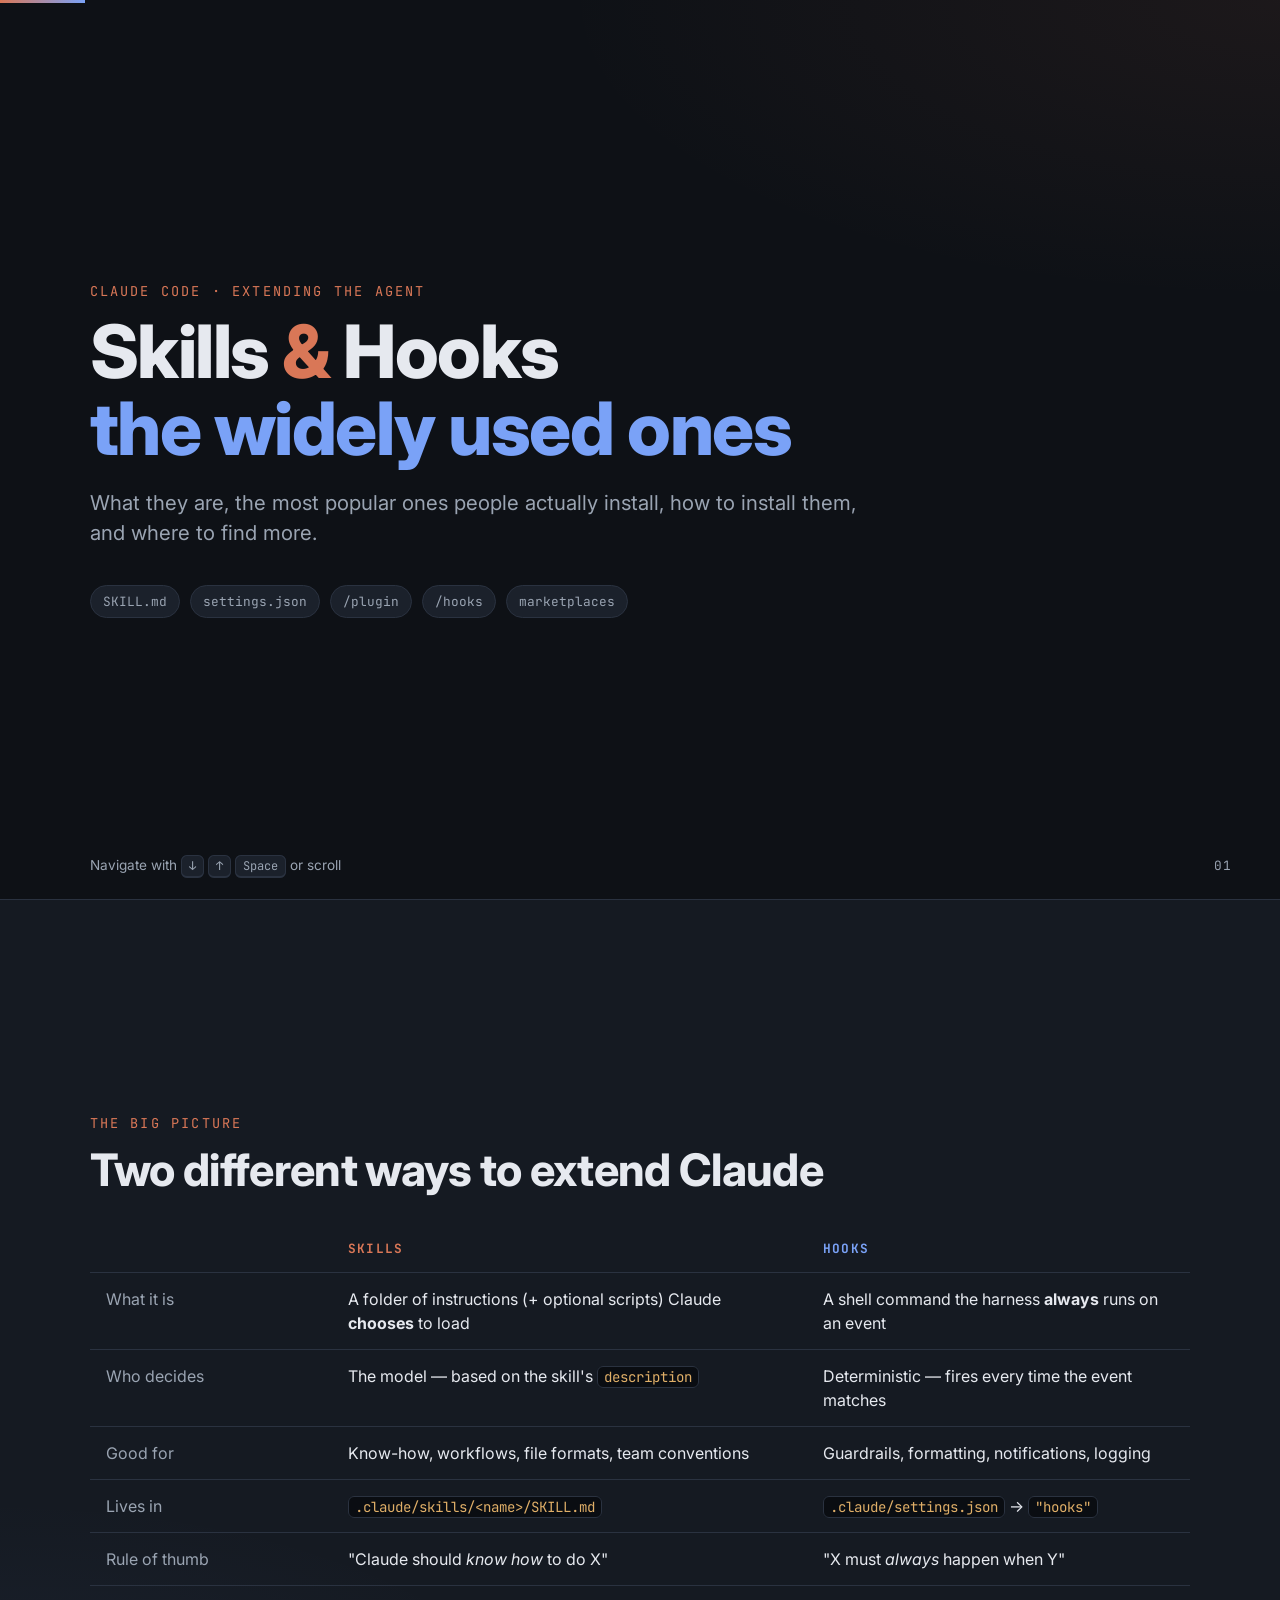
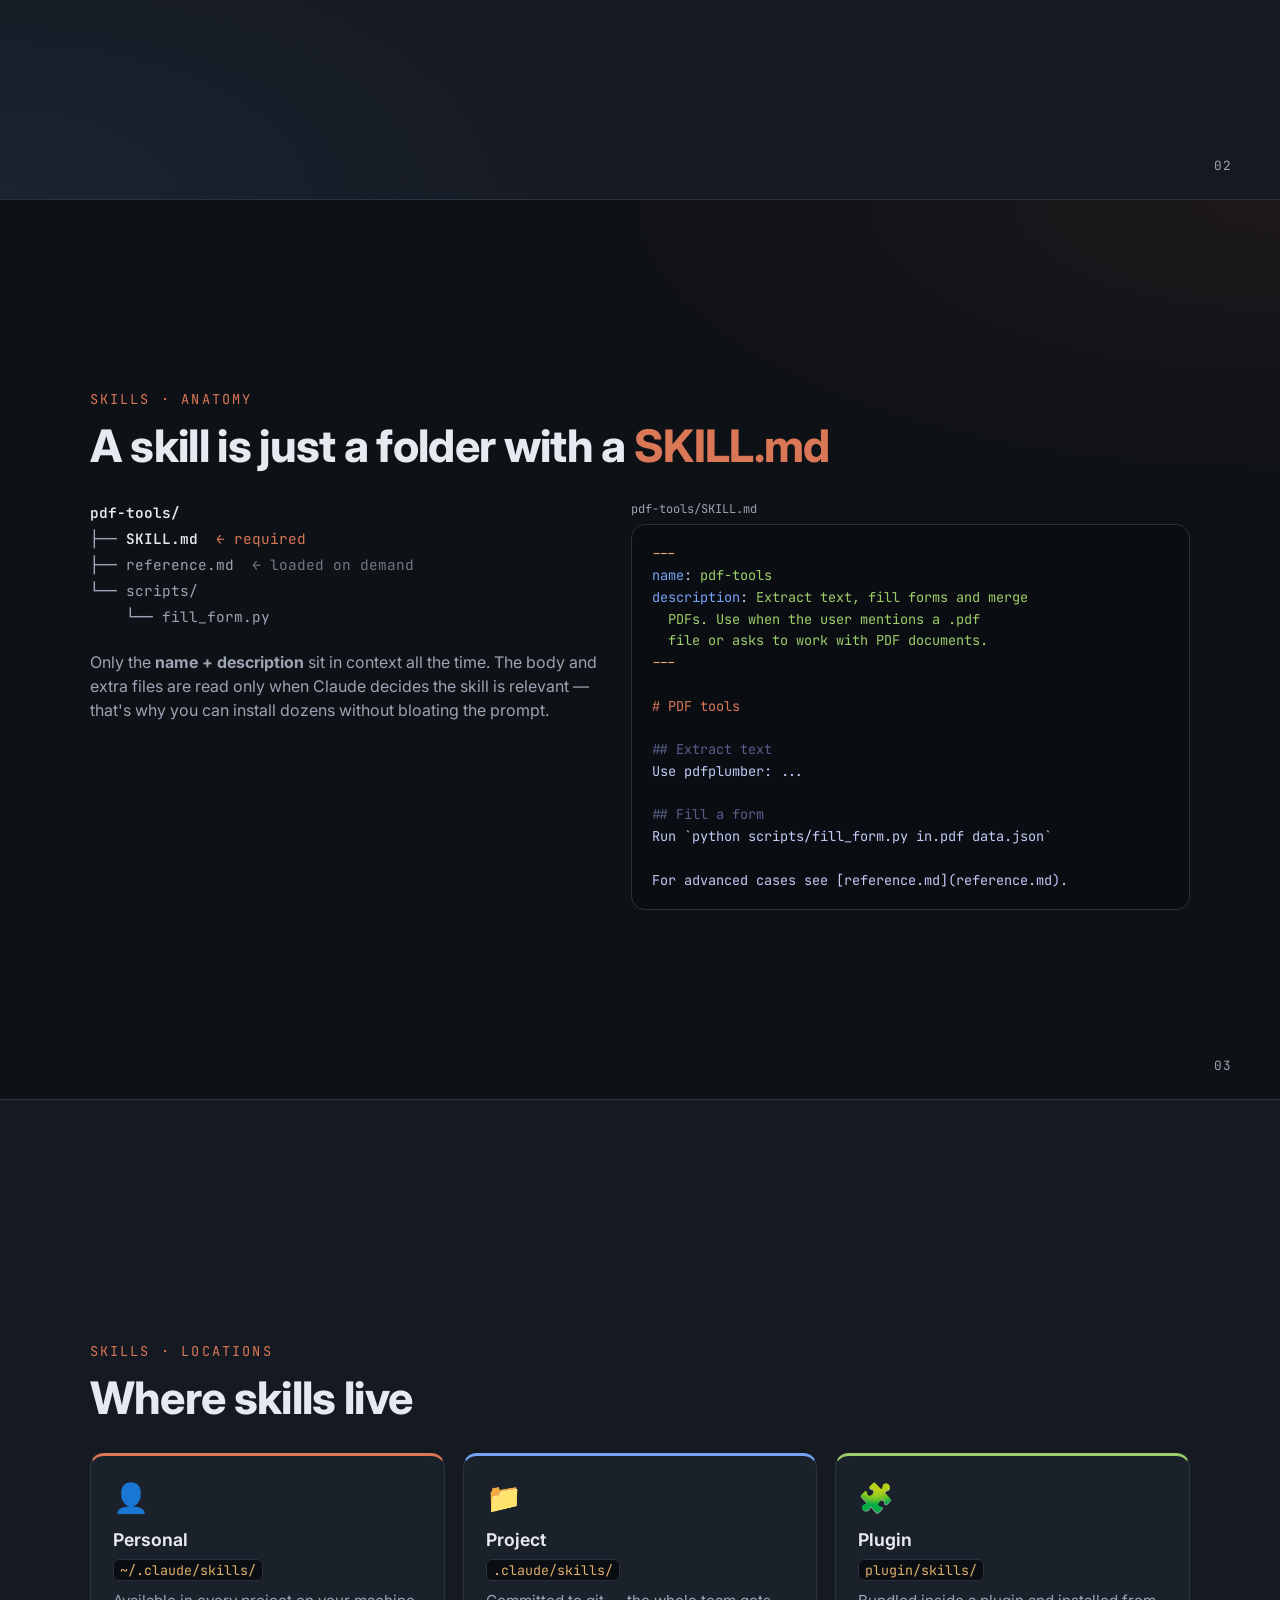
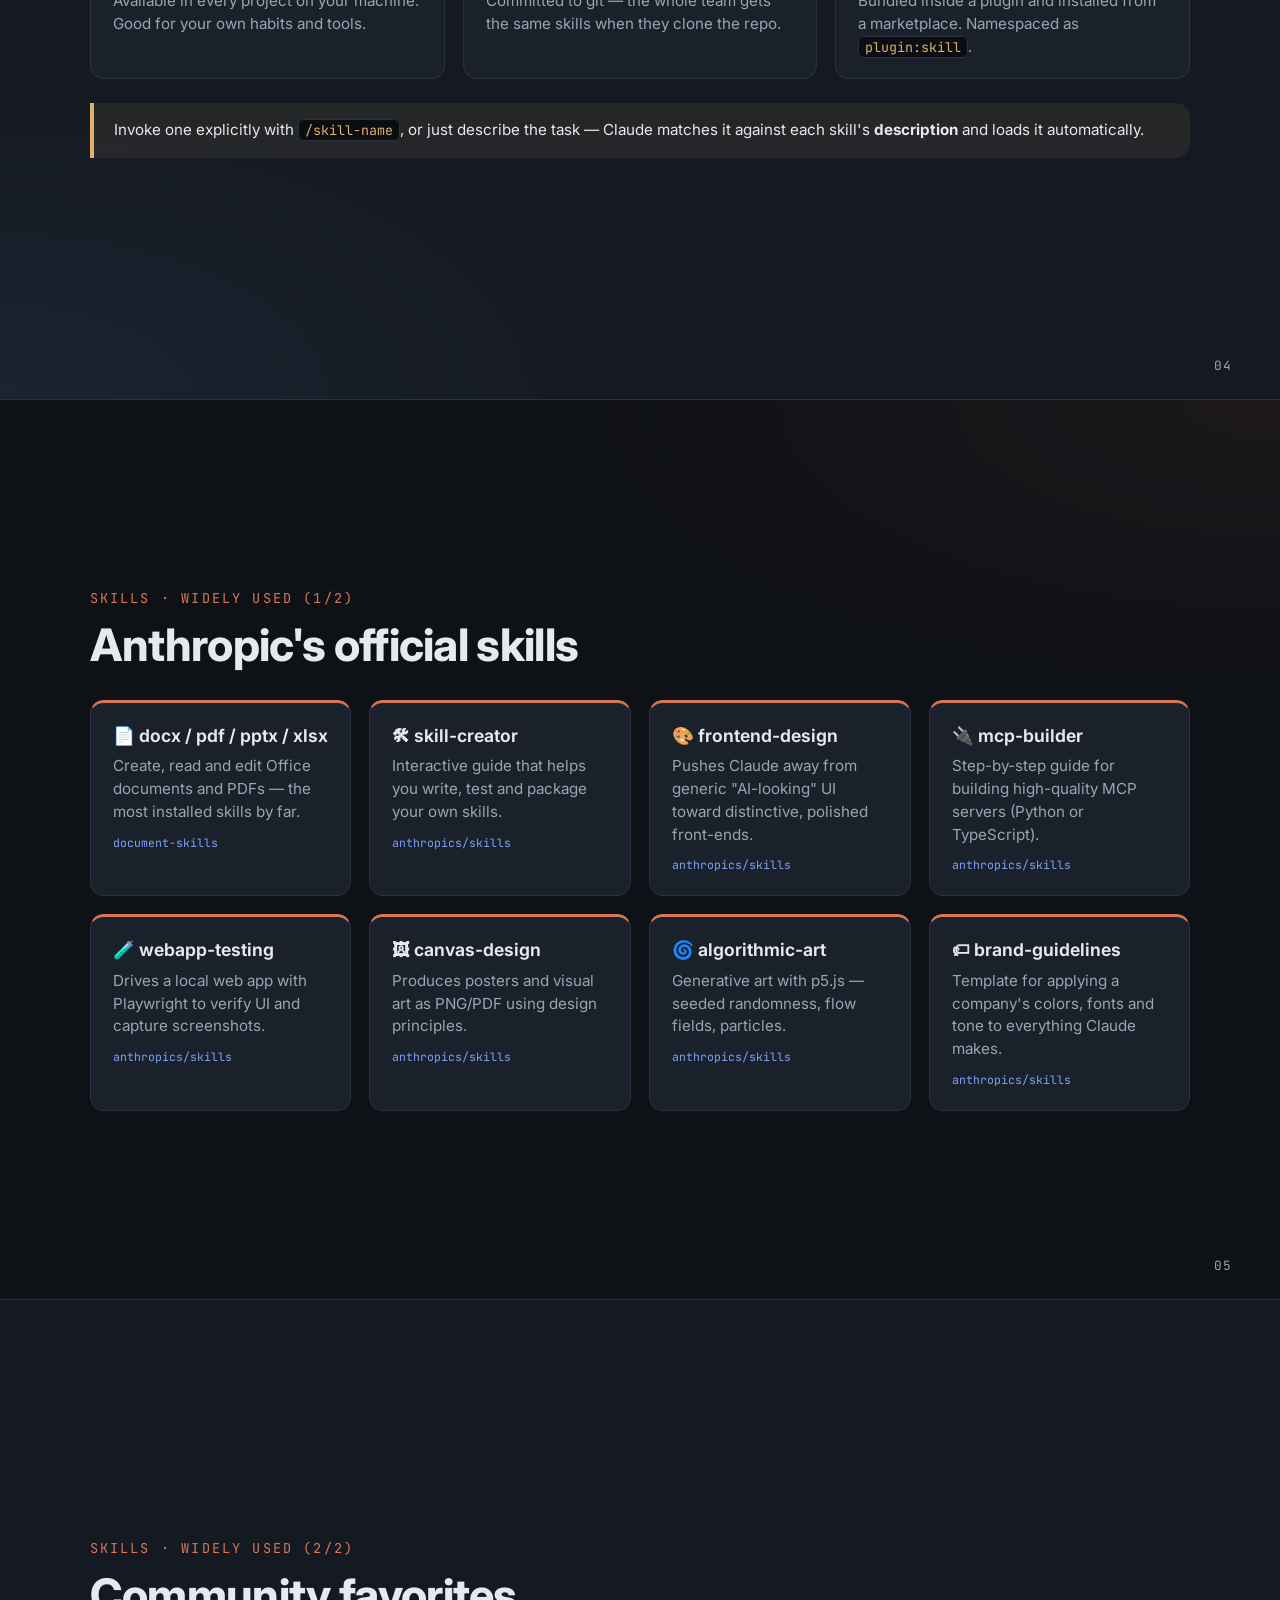
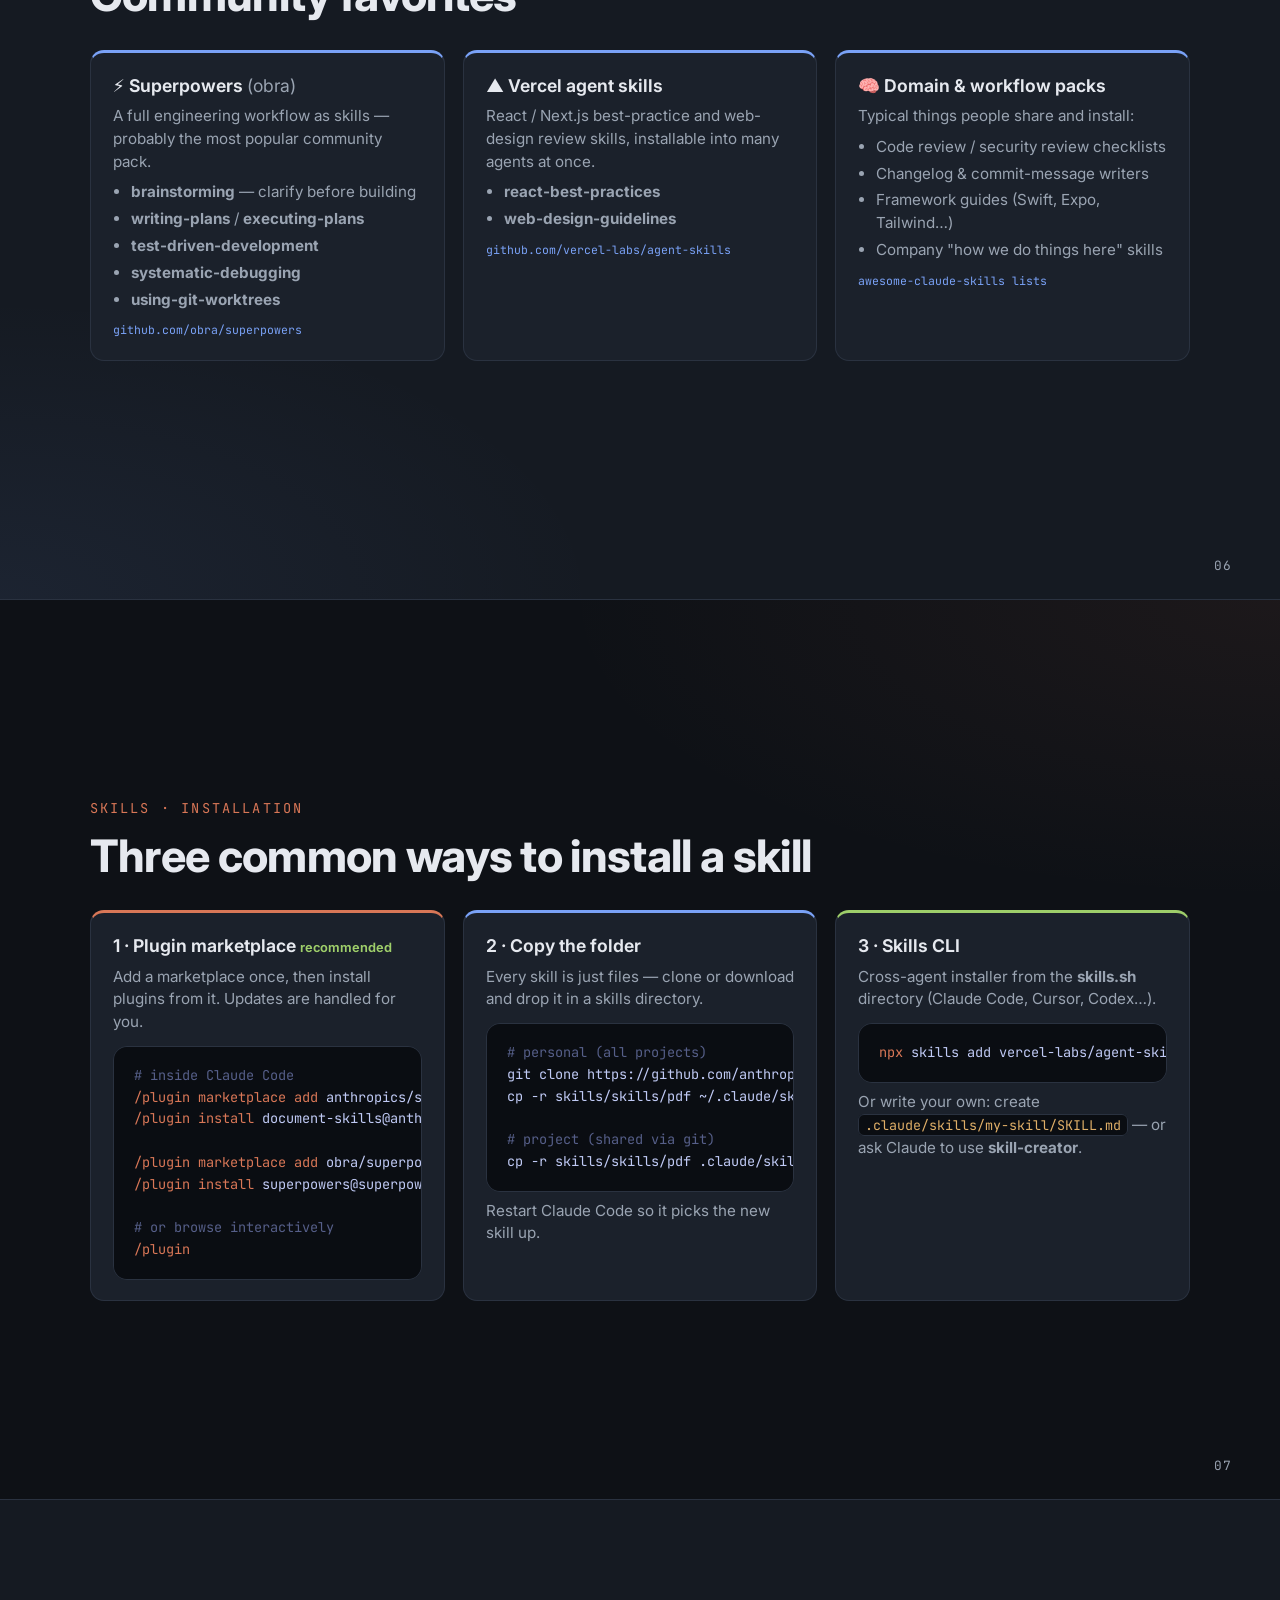
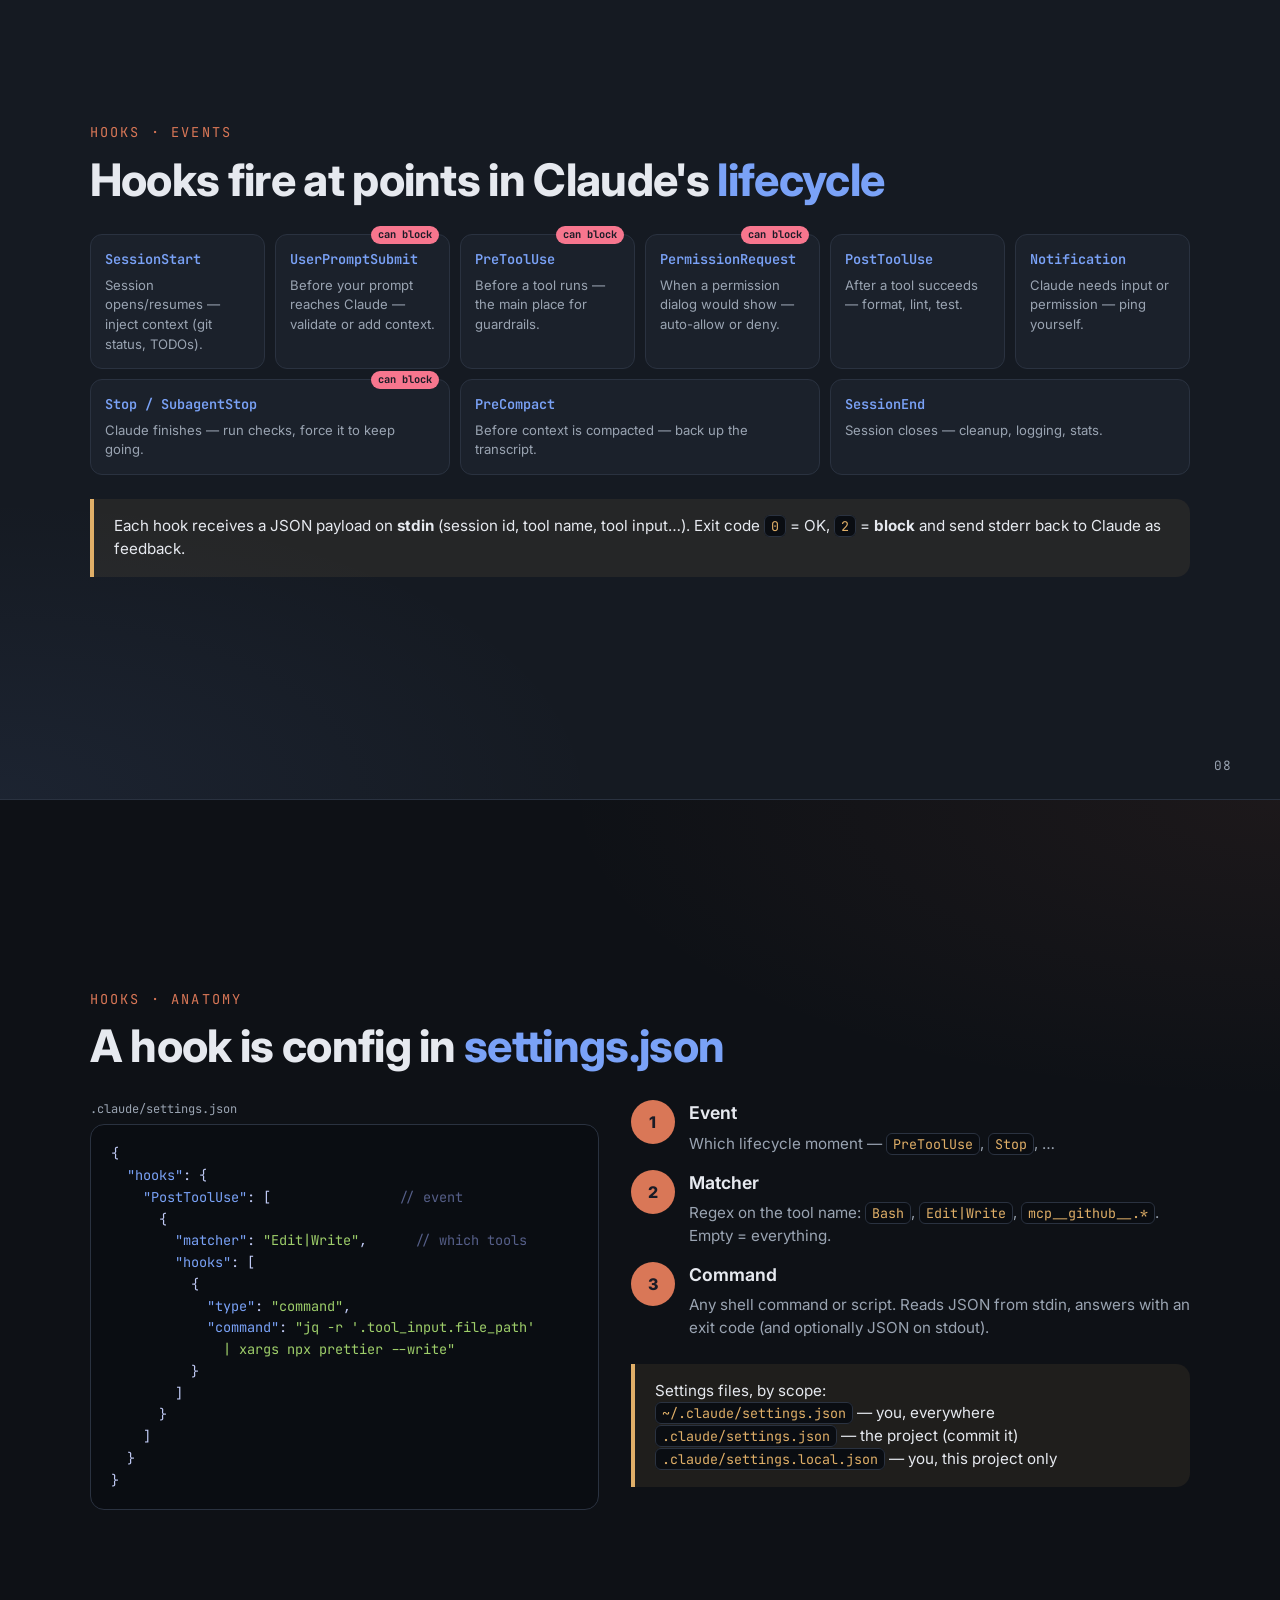
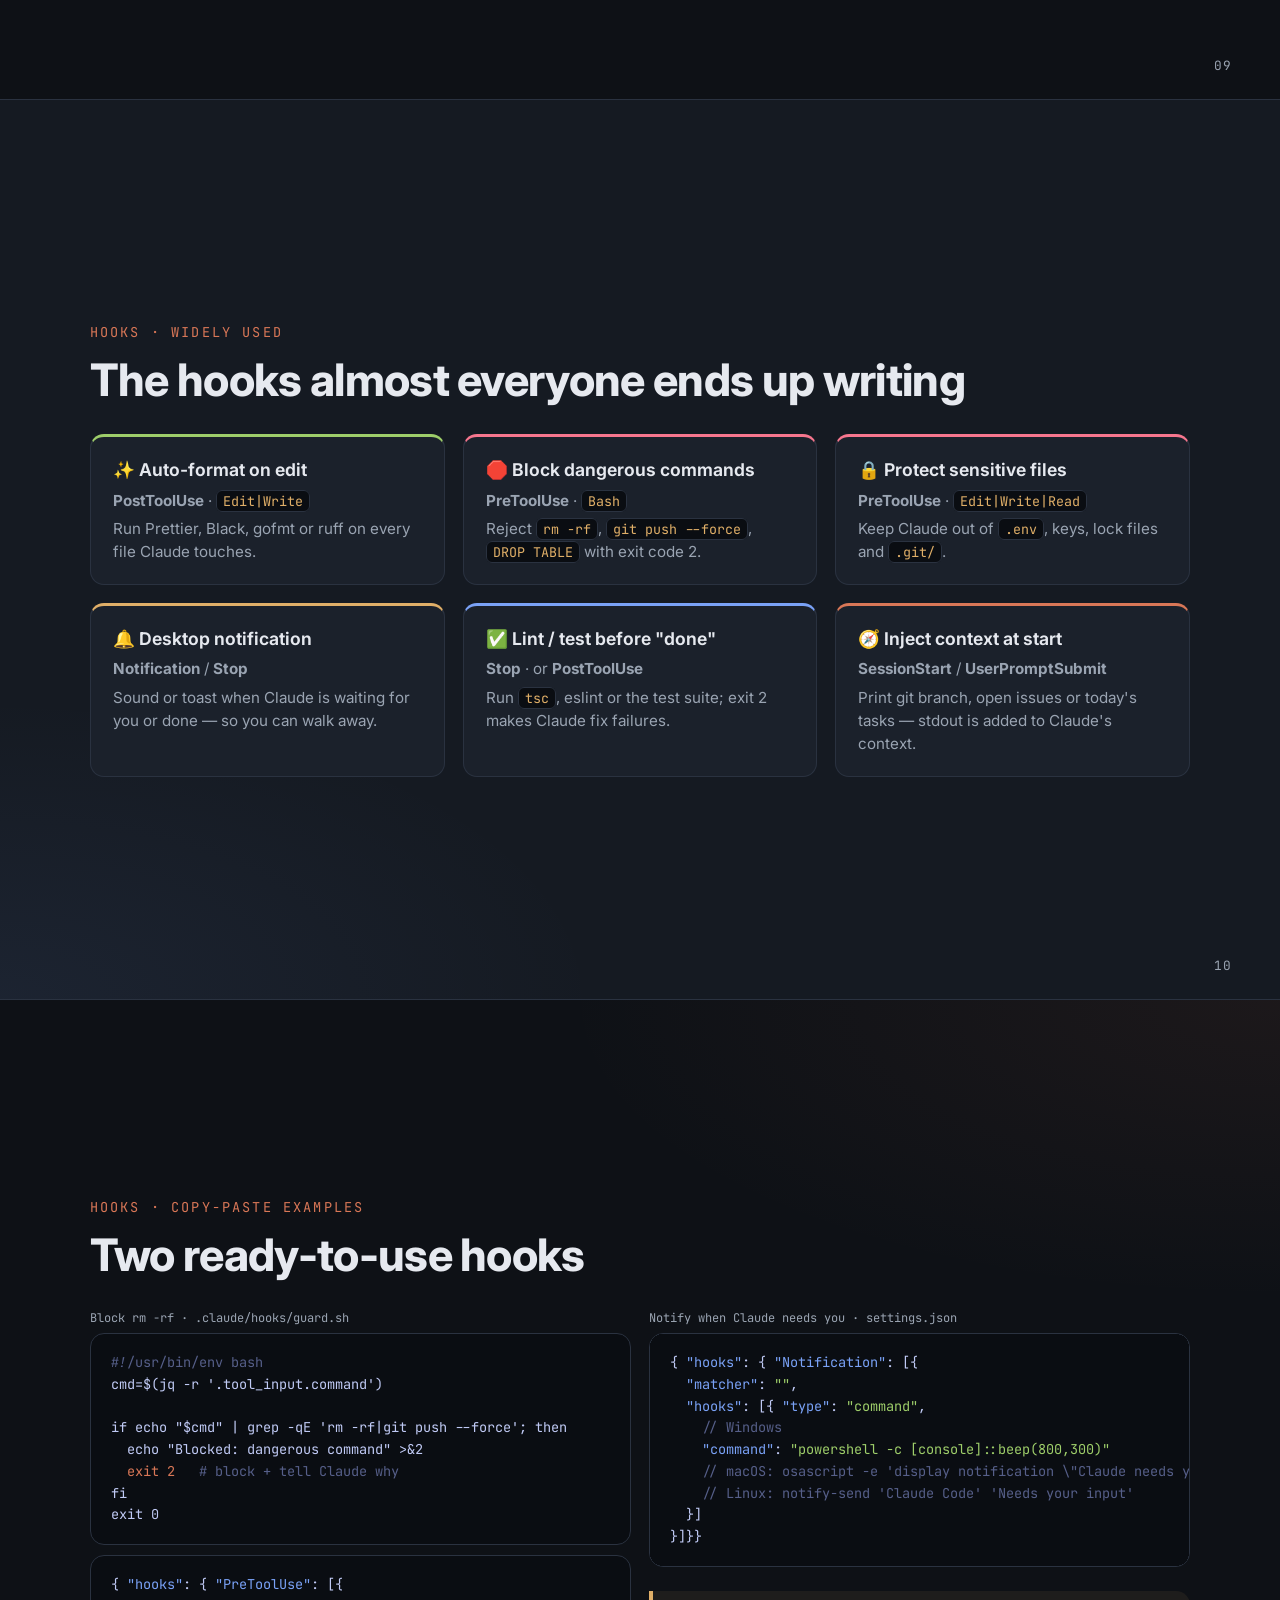
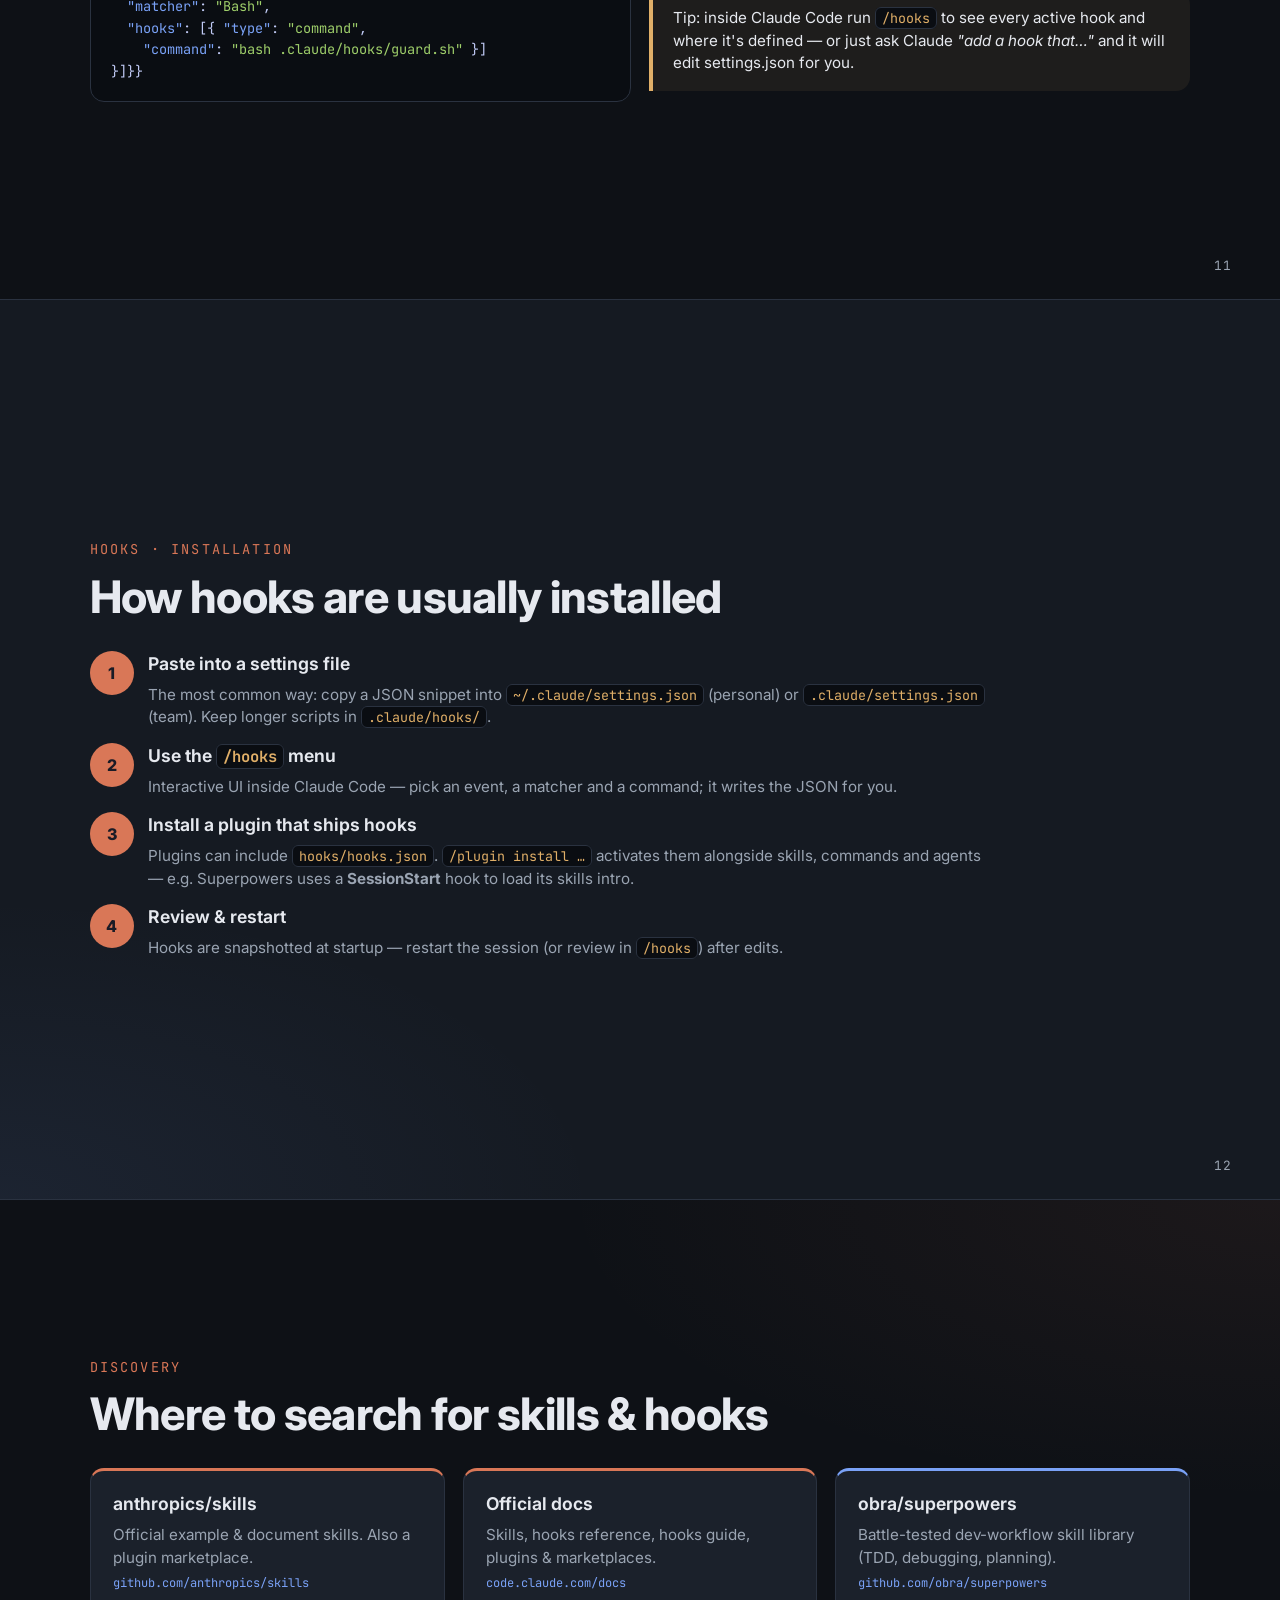
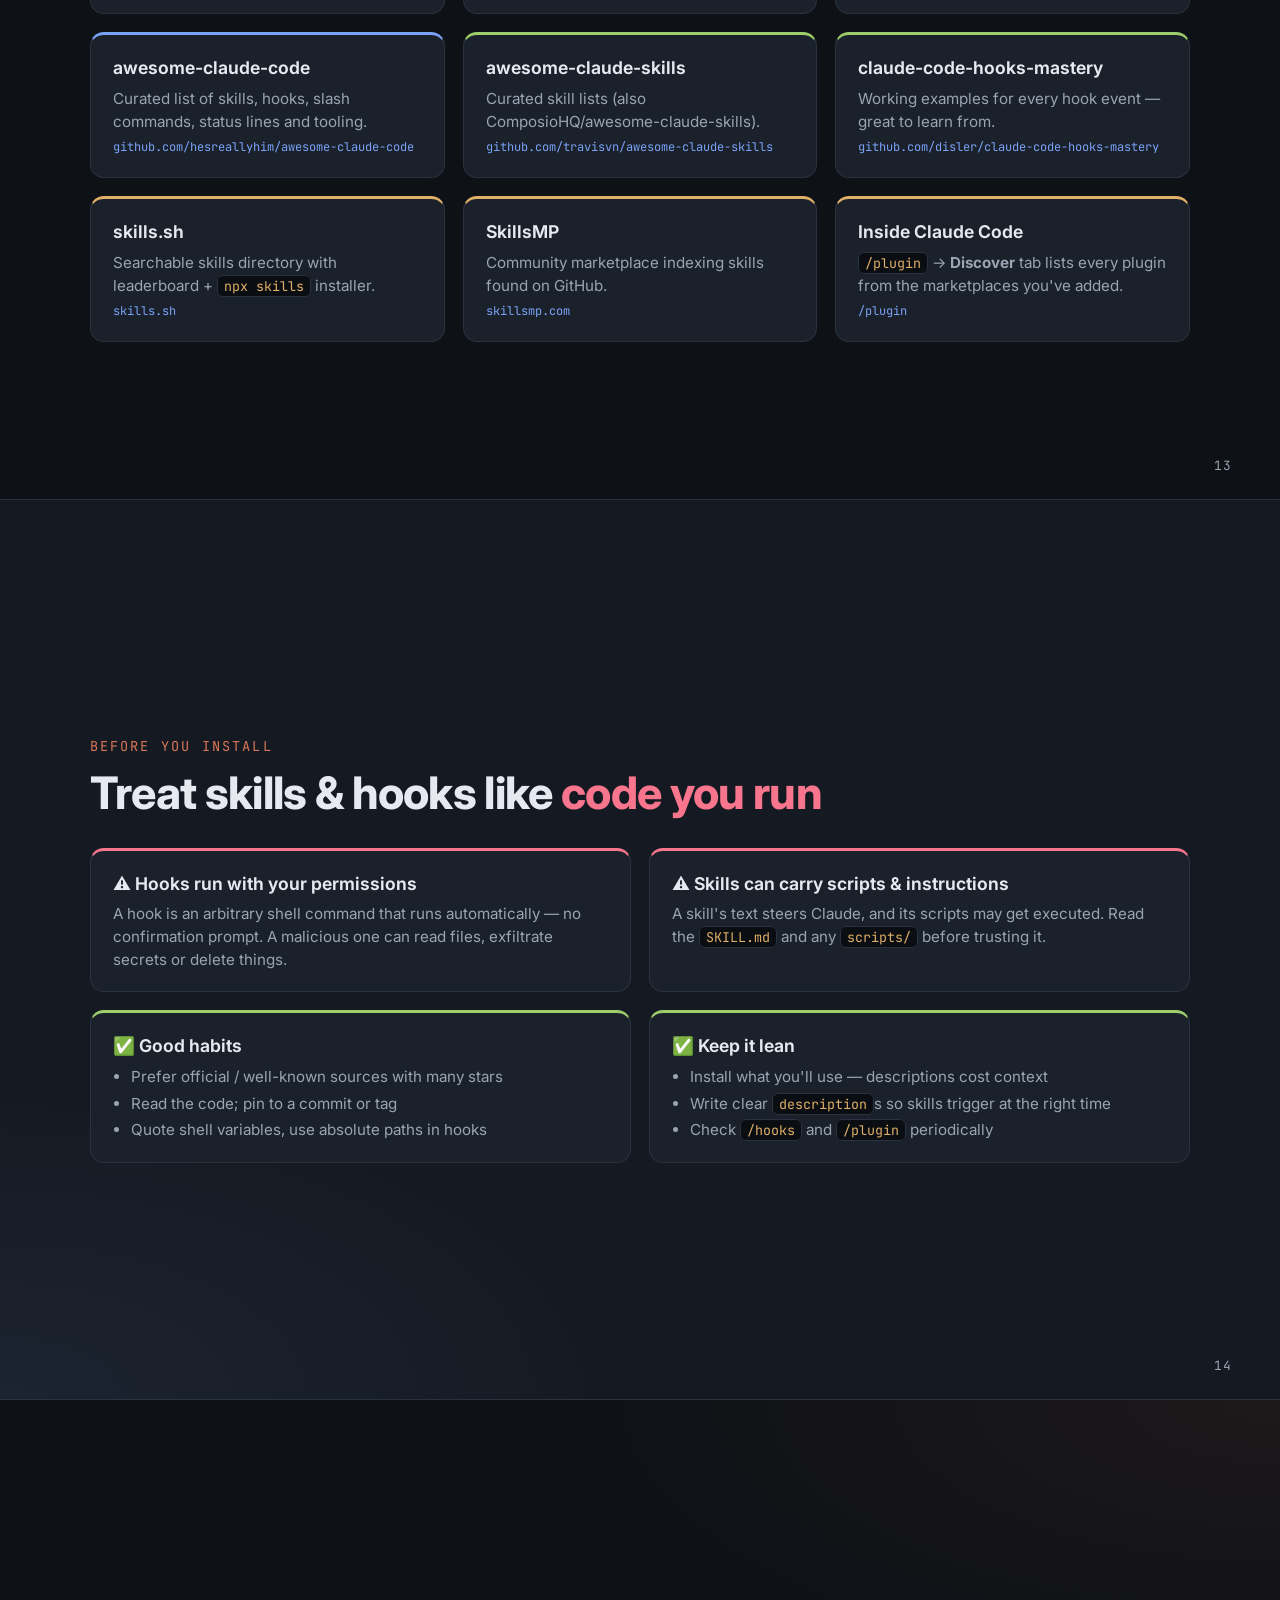
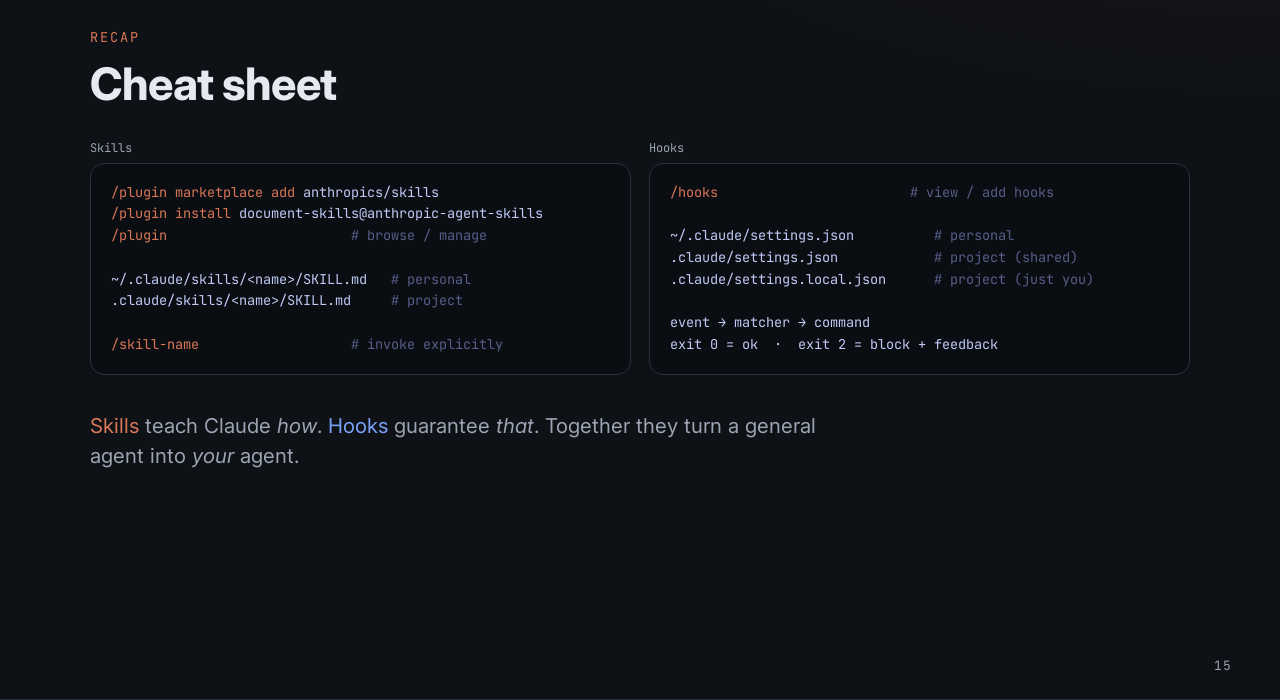
<file: skills-hooks/index.html>
<!DOCTYPE html>
<html lang="en">
<head>
  <meta charset="UTF-8">
  <meta name="viewport" content="width=device-width, initial-scale=1.0">
  <title>Skills &amp; Hooks</title>
  <link rel="preconnect" href="https://fonts.googleapis.com">
  <link rel="preconnect" href="https://fonts.gstatic.com" crossorigin>
  <link href="https://fonts.googleapis.com/css2?family=Inter:wght@400;600;700;800&family=JetBrains+Mono:wght@400;600&display=swap" rel="stylesheet">
  <link rel="stylesheet" href="styles.css">
</head>
<body>
<div class="progress" id="progress"></div>

<main id="deck">

  <!-- 1. Title -->
  <section class="slide title-slide">
    <div class="eyebrow">Claude Code · Extending the agent</div>
    <h1><span>Skills <span class="hl" style="display:inline">&amp;</span> Hooks</span>
        <span class="hl2">the widely used ones</span></h1>
    <p class="lead">What they are, the most popular ones people actually install,
      how to install them, and where to find more.</p>
    <div class="tags">
      <span class="tag">SKILL.md</span>
      <span class="tag">settings.json</span>
      <span class="tag">/plugin</span>
      <span class="tag">/hooks</span>
      <span class="tag">marketplaces</span>
    </div>
    <div class="hint">Navigate with <kbd>↓</kbd> <kbd>↑</kbd> <kbd>Space</kbd> or scroll</div>
    <div class="slide-num">01</div>
  </section>

  <!-- 2. Skills vs Hooks -->
  <section class="slide">
    <div class="eyebrow">The big picture</div>
    <h2>Two different ways to extend Claude</h2>
    <table class="compare">
      <thead>
        <tr><th></th><th class="col-skill">Skills</th><th class="col-hook">Hooks</th></tr>
      </thead>
      <tbody>
        <tr><td>What it is</td><td>A folder of instructions (+ optional scripts) Claude <b>chooses</b> to load</td><td>A shell command the harness <b>always</b> runs on an event</td></tr>
        <tr><td>Who decides</td><td>The model — based on the skill's <code class="inline">description</code></td><td>Deterministic — fires every time the event matches</td></tr>
        <tr><td>Good for</td><td>Know-how, workflows, file formats, team conventions</td><td>Guardrails, formatting, notifications, logging</td></tr>
        <tr><td>Lives in</td><td><code class="inline">.claude/skills/&lt;name&gt;/SKILL.md</code></td><td><code class="inline">.claude/settings.json</code> → <code class="inline">"hooks"</code></td></tr>
        <tr><td>Rule of thumb</td><td>"Claude should <i>know how</i> to do X"</td><td>"X must <i>always</i> happen when Y"</td></tr>
      </tbody>
    </table>
    <div class="slide-num">02</div>
  </section>

  <!-- 3. Skill anatomy -->
  <section class="slide">
    <div class="eyebrow">Skills · Anatomy</div>
    <h2>A skill is just a folder with a <span class="hl">SKILL.md</span></h2>
    <div class="split">
      <div>
        <div class="tree">
          <b>pdf-tools/</b><br>
          ├── <b>SKILL.md</b> &nbsp;<span class="hl">← required</span><br>
          ├── reference.md &nbsp;<span style="opacity:.7">← loaded on demand</span><br>
          └── scripts/<br>
          &nbsp;&nbsp;&nbsp;&nbsp;└── fill_form.py
        </div>
        <p class="lead" style="font-size:1rem">Only the <b>name + description</b> sit in context all the time.
          The body and extra files are read only when Claude decides the skill is relevant —
          that's why you can install dozens without bloating the prompt.</p>
      </div>
      <div>
        <div class="file-label">pdf-tools/SKILL.md</div>
<pre><span class="y">---</span>
<span class="k">name</span>: <span class="s">pdf-tools</span>
<span class="k">description</span>: <span class="s">Extract text, fill forms and merge
  PDFs. Use when the user mentions a .pdf
  file or asks to work with PDF documents.</span>
<span class="y">---</span>

<span class="p"># PDF tools</span>

<span class="c">## Extract text</span>
Use pdfplumber: ...

<span class="c">## Fill a form</span>
Run `python scripts/fill_form.py in.pdf data.json`

For advanced cases see [reference.md](reference.md).</pre>
      </div>
    </div>
    <div class="slide-num">03</div>
  </section>

  <!-- 4. Where skills live -->
  <section class="slide">
    <div class="eyebrow">Skills · Locations</div>
    <h2>Where skills live</h2>
    <div class="grid grid-3">
      <div class="card accent">
        <span class="big-icon">👤</span>
        <h3>Personal</h3>
        <p><code class="inline">~/.claude/skills/</code></p>
        <p style="margin-top:8px">Available in every project on your machine. Good for your own habits and tools.</p>
      </div>
      <div class="card accent2">
        <span class="big-icon">📁</span>
        <h3>Project</h3>
        <p><code class="inline">.claude/skills/</code></p>
        <p style="margin-top:8px">Committed to git — the whole team gets the same skills when they clone the repo.</p>
      </div>
      <div class="card accent3">
        <span class="big-icon">🧩</span>
        <h3>Plugin</h3>
        <p><code class="inline">plugin/skills/</code></p>
        <p style="margin-top:8px">Bundled inside a plugin and installed from a marketplace. Namespaced as <code class="inline">plugin:skill</code>.</p>
      </div>
    </div>
    <div class="callout">Invoke one explicitly with <code class="inline">/skill-name</code>, or just describe the task —
      Claude matches it against each skill's <b>description</b> and loads it automatically.</div>
    <div class="slide-num">04</div>
  </section>

  <!-- 5. Popular skills: Anthropic -->
  <section class="slide">
    <div class="eyebrow">Skills · Widely used (1/2)</div>
    <h2>Anthropic's official skills</h2>
    <div class="grid grid-4">
      <div class="card accent">
        <h3>📄 docx / pdf / pptx / xlsx</h3>
        <p>Create, read and edit Office documents and PDFs — the most installed skills by far.</p>
        <span class="src">document-skills</span>
      </div>
      <div class="card accent">
        <h3>🛠 skill-creator</h3>
        <p>Interactive guide that helps you write, test and package your own skills.</p>
        <span class="src">anthropics/skills</span>
      </div>
      <div class="card accent">
        <h3>🎨 frontend-design</h3>
        <p>Pushes Claude away from generic "AI-looking" UI toward distinctive, polished front-ends.</p>
        <span class="src">anthropics/skills</span>
      </div>
      <div class="card accent">
        <h3>🔌 mcp-builder</h3>
        <p>Step-by-step guide for building high-quality MCP servers (Python or TypeScript).</p>
        <span class="src">anthropics/skills</span>
      </div>
      <div class="card accent">
        <h3>🧪 webapp-testing</h3>
        <p>Drives a local web app with Playwright to verify UI and capture screenshots.</p>
        <span class="src">anthropics/skills</span>
      </div>
      <div class="card accent">
        <h3>🖼 canvas-design</h3>
        <p>Produces posters and visual art as PNG/PDF using design principles.</p>
        <span class="src">anthropics/skills</span>
      </div>
      <div class="card accent">
        <h3>🌀 algorithmic-art</h3>
        <p>Generative art with p5.js — seeded randomness, flow fields, particles.</p>
        <span class="src">anthropics/skills</span>
      </div>
      <div class="card accent">
        <h3>🏷 brand-guidelines</h3>
        <p>Template for applying a company's colors, fonts and tone to everything Claude makes.</p>
        <span class="src">anthropics/skills</span>
      </div>
    </div>
    <div class="slide-num">05</div>
  </section>

  <!-- 6. Popular skills: community -->
  <section class="slide">
    <div class="eyebrow">Skills · Widely used (2/2)</div>
    <h2>Community favorites</h2>
    <div class="grid grid-3">
      <div class="card accent2">
        <h3>⚡ Superpowers <span style="color:var(--muted);font-weight:400">(obra)</span></h3>
        <p>A full engineering workflow as skills — probably the most popular community pack.</p>
        <ul style="margin-top:8px">
          <li><b>brainstorming</b> — clarify before building</li>
          <li><b>writing-plans</b> / <b>executing-plans</b></li>
          <li><b>test-driven-development</b></li>
          <li><b>systematic-debugging</b></li>
          <li><b>using-git-worktrees</b></li>
        </ul>
        <span class="src">github.com/obra/superpowers</span>
      </div>
      <div class="card accent2">
        <h3>▲ Vercel agent skills</h3>
        <p>React / Next.js best-practice and web-design review skills, installable into many agents at once.</p>
        <ul style="margin-top:8px">
          <li><b>react-best-practices</b></li>
          <li><b>web-design-guidelines</b></li>
        </ul>
        <span class="src">github.com/vercel-labs/agent-skills</span>
      </div>
      <div class="card accent2">
        <h3>🧠 Domain & workflow packs</h3>
        <p>Typical things people share and install:</p>
        <ul style="margin-top:8px">
          <li>Code review / security review checklists</li>
          <li>Changelog &amp; commit-message writers</li>
          <li>Framework guides (Swift, Expo, Tailwind…)</li>
          <li>Company "how we do things here" skills</li>
        </ul>
        <span class="src">awesome-claude-skills lists</span>
      </div>
    </div>
    <div class="slide-num">06</div>
  </section>

  <!-- 7. Installing skills -->
  <section class="slide">
    <div class="eyebrow">Skills · Installation</div>
    <h2>Three common ways to install a skill</h2>
    <div class="grid grid-3">
      <div class="card accent">
        <h3>1 · Plugin marketplace <span class="hl3" style="font-size:.8rem">recommended</span></h3>
        <p>Add a marketplace once, then install plugins from it. Updates are handled for you.</p>
<pre style="margin-top:12px"><span class="c"># inside Claude Code</span>
<span class="p">/plugin marketplace add</span> anthropics/skills
<span class="p">/plugin install</span> document-skills@anthropic-agent-skills

<span class="p">/plugin marketplace add</span> obra/superpowers-marketplace
<span class="p">/plugin install</span> superpowers@superpowers-marketplace

<span class="c"># or browse interactively</span>
<span class="p">/plugin</span></pre>
      </div>
      <div class="card accent2">
        <h3>2 · Copy the folder</h3>
        <p>Every skill is just files — clone or download and drop it in a skills directory.</p>
<pre style="margin-top:12px"><span class="c"># personal (all projects)</span>
git clone https://github.com/anthropics/skills
cp -r skills/skills/pdf ~/.claude/skills/

<span class="c"># project (shared via git)</span>
cp -r skills/skills/pdf .claude/skills/</pre>
        <p style="margin-top:8px">Restart Claude Code so it picks the new skill up.</p>
      </div>
      <div class="card accent3">
        <h3>3 · Skills CLI</h3>
        <p>Cross-agent installer from the <b>skills.sh</b> directory (Claude Code, Cursor, Codex…).</p>
<pre style="margin-top:12px"><span class="p">npx</span> skills add vercel-labs/agent-skills</pre>
        <p style="margin-top:8px">Or write your own: create <code class="inline">.claude/skills/my-skill/SKILL.md</code>
          — or ask Claude to use <b>skill-creator</b>.</p>
      </div>
    </div>
    <div class="slide-num">07</div>
  </section>

  <!-- 8. Hook lifecycle -->
  <section class="slide">
    <div class="eyebrow">Hooks · Events</div>
    <h2>Hooks fire at points in Claude's <span class="hl2">lifecycle</span></h2>
    <div class="timeline">
      <div class="event"><div class="name">SessionStart</div><p>Session opens/resumes — inject context (git status, TODOs).</p></div>
      <div class="event blocking"><div class="name">UserPromptSubmit</div><p>Before your prompt reaches Claude — validate or add context.</p></div>
      <div class="event blocking"><div class="name">PreToolUse</div><p>Before a tool runs — the main place for guardrails.</p></div>
      <div class="event blocking"><div class="name">PermissionRequest</div><p>When a permission dialog would show — auto-allow or deny.</p></div>
      <div class="event"><div class="name">PostToolUse</div><p>After a tool succeeds — format, lint, test.</p></div>
      <div class="event"><div class="name">Notification</div><p>Claude needs input or permission — ping yourself.</p></div>
      <div class="event blocking"><div class="name">Stop / SubagentStop</div><p>Claude finishes — run checks, force it to keep going.</p></div>
      <div class="event"><div class="name">PreCompact</div><p>Before context is compacted — back up the transcript.</p></div>
      <div class="event"><div class="name">SessionEnd</div><p>Session closes — cleanup, logging, stats.</p></div>
    </div>
    <div class="callout">Each hook receives a JSON payload on <b>stdin</b> (session id, tool name, tool input…).
      Exit code <code class="inline">0</code> = OK, <code class="inline">2</code> = <b>block</b> and send stderr back to Claude as feedback.</div>
    <div class="slide-num">08</div>
  </section>

  <!-- 9. Hook anatomy -->
  <section class="slide">
    <div class="eyebrow">Hooks · Anatomy</div>
    <h2>A hook is config in <span class="hl2">settings.json</span></h2>
    <div class="split">
      <div>
        <div class="file-label">.claude/settings.json</div>
<pre>{
  <span class="k">"hooks"</span>: {
    <span class="k">"PostToolUse"</span>: [                <span class="c">// event</span>
      {
        <span class="k">"matcher"</span>: <span class="s">"Edit|Write"</span>,      <span class="c">// which tools</span>
        <span class="k">"hooks"</span>: [
          {
            <span class="k">"type"</span>: <span class="s">"command"</span>,
            <span class="k">"command"</span>: <span class="s">"jq -r '.tool_input.file_path'
              | xargs npx prettier --write"</span>
          }
        ]
      }
    ]
  }
}</pre>
      </div>
      <div>
        <div class="steps">
          <div class="step"><div><h3>Event</h3><p>Which lifecycle moment — <code class="inline">PreToolUse</code>, <code class="inline">Stop</code>, …</p></div></div>
          <div class="step"><div><h3>Matcher</h3><p>Regex on the tool name: <code class="inline">Bash</code>, <code class="inline">Edit|Write</code>, <code class="inline">mcp__github__.*</code>. Empty = everything.</p></div></div>
          <div class="step"><div><h3>Command</h3><p>Any shell command or script. Reads JSON from stdin, answers with an exit code (and optionally JSON on stdout).</p></div></div>
        </div>
        <div class="callout">Settings files, by scope:<br>
          <code class="inline">~/.claude/settings.json</code> — you, everywhere<br>
          <code class="inline">.claude/settings.json</code> — the project (commit it)<br>
          <code class="inline">.claude/settings.local.json</code> — you, this project only</div>
      </div>
    </div>
    <div class="slide-num">09</div>
  </section>

  <!-- 10. Popular hooks -->
  <section class="slide">
    <div class="eyebrow">Hooks · Widely used</div>
    <h2>The hooks almost everyone ends up writing</h2>
    <div class="grid grid-3">
      <div class="card accent3">
        <h3>✨ Auto-format on edit</h3>
        <p><b>PostToolUse</b> · <code class="inline">Edit|Write</code></p>
        <p style="margin-top:6px">Run Prettier, Black, gofmt or ruff on every file Claude touches.</p>
      </div>
      <div class="card danger">
        <h3>🛑 Block dangerous commands</h3>
        <p><b>PreToolUse</b> · <code class="inline">Bash</code></p>
        <p style="margin-top:6px">Reject <code class="inline">rm -rf</code>, <code class="inline">git push --force</code>, <code class="inline">DROP TABLE</code> with exit code 2.</p>
      </div>
      <div class="card danger">
        <h3>🔒 Protect sensitive files</h3>
        <p><b>PreToolUse</b> · <code class="inline">Edit|Write|Read</code></p>
        <p style="margin-top:6px">Keep Claude out of <code class="inline">.env</code>, keys, lock files and <code class="inline">.git/</code>.</p>
      </div>
      <div class="card accent4">
        <h3>🔔 Desktop notification</h3>
        <p><b>Notification</b> / <b>Stop</b></p>
        <p style="margin-top:6px">Sound or toast when Claude is waiting for you or done — so you can walk away.</p>
      </div>
      <div class="card accent2">
        <h3>✅ Lint / test before "done"</h3>
        <p><b>Stop</b> · or <b>PostToolUse</b></p>
        <p style="margin-top:6px">Run <code class="inline">tsc</code>, eslint or the test suite; exit 2 makes Claude fix failures.</p>
      </div>
      <div class="card accent">
        <h3>🧭 Inject context at start</h3>
        <p><b>SessionStart</b> / <b>UserPromptSubmit</b></p>
        <p style="margin-top:6px">Print git branch, open issues or today's tasks — stdout is added to Claude's context.</p>
      </div>
    </div>
    <div class="slide-num">10</div>
  </section>

  <!-- 11. Hook examples -->
  <section class="slide">
    <div class="eyebrow">Hooks · Copy-paste examples</div>
    <h2>Two ready-to-use hooks</h2>
    <div class="grid grid-2">
      <div>
        <div class="file-label">Block rm -rf  ·  .claude/hooks/guard.sh</div>
<pre><span class="c">#!/usr/bin/env bash</span>
cmd=$(jq -r '.tool_input.command')

if echo "$cmd" | grep -qE 'rm -rf|git push --force'; then
  echo "Blocked: dangerous command" >&2
  <span class="p">exit 2</span>   <span class="c"># block + tell Claude why</span>
fi
exit 0</pre>
<pre style="margin-top:10px">{ <span class="k">"hooks"</span>: { <span class="k">"PreToolUse"</span>: [{
  <span class="k">"matcher"</span>: <span class="s">"Bash"</span>,
  <span class="k">"hooks"</span>: [{ <span class="k">"type"</span>: <span class="s">"command"</span>,
    <span class="k">"command"</span>: <span class="s">"bash .claude/hooks/guard.sh"</span> }]
}]}}</pre>
      </div>
      <div>
        <div class="file-label">Notify when Claude needs you  ·  settings.json</div>
<pre>{ <span class="k">"hooks"</span>: { <span class="k">"Notification"</span>: [{
  <span class="k">"matcher"</span>: <span class="s">""</span>,
  <span class="k">"hooks"</span>: [{ <span class="k">"type"</span>: <span class="s">"command"</span>,
    <span class="c">// Windows</span>
    <span class="k">"command"</span>: <span class="s">"powershell -c [console]::beep(800,300)"</span>
    <span class="c">// macOS: osascript -e 'display notification \"Claude needs you\"'</span>
    <span class="c">// Linux: notify-send 'Claude Code' 'Needs your input'</span>
  }]
}]}}</pre>
        <div class="callout">Tip: inside Claude Code run <code class="inline">/hooks</code> to see every active hook
          and where it's defined — or just ask Claude <i>"add a hook that…"</i> and it will edit settings.json for you.</div>
      </div>
    </div>
    <div class="slide-num">11</div>
  </section>

  <!-- 12. Installing hooks -->
  <section class="slide">
    <div class="eyebrow">Hooks · Installation</div>
    <h2>How hooks are usually installed</h2>
    <div class="steps" style="max-width:900px">
      <div class="step"><div><h3>Paste into a settings file</h3>
        <p>The most common way: copy a JSON snippet into <code class="inline">~/.claude/settings.json</code> (personal) or
          <code class="inline">.claude/settings.json</code> (team). Keep longer scripts in <code class="inline">.claude/hooks/</code>.</p></div></div>
      <div class="step"><div><h3>Use the <code class="inline">/hooks</code> menu</h3>
        <p>Interactive UI inside Claude Code — pick an event, a matcher and a command; it writes the JSON for you.</p></div></div>
      <div class="step"><div><h3>Install a plugin that ships hooks</h3>
        <p>Plugins can include <code class="inline">hooks/hooks.json</code>. <code class="inline">/plugin install …</code> activates them alongside
          skills, commands and agents — e.g. Superpowers uses a <b>SessionStart</b> hook to load its skills intro.</p></div></div>
      <div class="step"><div><h3>Review &amp; restart</h3>
        <p>Hooks are snapshotted at startup — restart the session (or review in <code class="inline">/hooks</code>) after edits.</p></div></div>
    </div>
    <div class="slide-num">12</div>
  </section>

  <!-- 13. Where to search -->
  <section class="slide">
    <div class="eyebrow">Discovery</div>
    <h2>Where to search for skills &amp; hooks</h2>
    <div class="grid grid-3 links">
      <a class="card accent" href="https://github.com/anthropics/skills" target="_blank" rel="noopener">
        <h3>anthropics/skills</h3>
        <p>Official example &amp; document skills. Also a plugin marketplace.</p>
        <span class="url">github.com/anthropics/skills</span>
      </a>
      <a class="card accent" href="https://code.claude.com/docs/en/skills" target="_blank" rel="noopener">
        <h3>Official docs</h3>
        <p>Skills, hooks reference, hooks guide, plugins &amp; marketplaces.</p>
        <span class="url">code.claude.com/docs</span>
      </a>
      <a class="card accent2" href="https://github.com/obra/superpowers" target="_blank" rel="noopener">
        <h3>obra/superpowers</h3>
        <p>Battle-tested dev-workflow skill library (TDD, debugging, planning).</p>
        <span class="url">github.com/obra/superpowers</span>
      </a>
      <a class="card accent2" href="https://github.com/hesreallyhim/awesome-claude-code" target="_blank" rel="noopener">
        <h3>awesome-claude-code</h3>
        <p>Curated list of skills, hooks, slash commands, status lines and tooling.</p>
        <span class="url">github.com/hesreallyhim/awesome-claude-code</span>
      </a>
      <a class="card accent3" href="https://github.com/travisvn/awesome-claude-skills" target="_blank" rel="noopener">
        <h3>awesome-claude-skills</h3>
        <p>Curated skill lists (also ComposioHQ/awesome-claude-skills).</p>
        <span class="url">github.com/travisvn/awesome-claude-skills</span>
      </a>
      <a class="card accent3" href="https://github.com/disler/claude-code-hooks-mastery" target="_blank" rel="noopener">
        <h3>claude-code-hooks-mastery</h3>
        <p>Working examples for every hook event — great to learn from.</p>
        <span class="url">github.com/disler/claude-code-hooks-mastery</span>
      </a>
      <a class="card accent4" href="https://skills.sh" target="_blank" rel="noopener">
        <h3>skills.sh</h3>
        <p>Searchable skills directory with leaderboard + <code class="inline">npx skills</code> installer.</p>
        <span class="url">skills.sh</span>
      </a>
      <a class="card accent4" href="https://skillsmp.com" target="_blank" rel="noopener">
        <h3>SkillsMP</h3>
        <p>Community marketplace indexing skills found on GitHub.</p>
        <span class="url">skillsmp.com</span>
      </a>
      <div class="card accent4">
        <h3>Inside Claude Code</h3>
        <p><code class="inline">/plugin</code> → <b>Discover</b> tab lists every plugin from the marketplaces you've added.</p>
        <span class="url">/plugin</span>
      </div>
    </div>
    <div class="slide-num">13</div>
  </section>

  <!-- 14. Safety -->
  <section class="slide">
    <div class="eyebrow">Before you install</div>
    <h2>Treat skills &amp; hooks like <span style="color:var(--danger)">code you run</span></h2>
    <div class="grid grid-2">
      <div class="card danger">
        <h3>⚠️ Hooks run with your permissions</h3>
        <p>A hook is an arbitrary shell command that runs automatically — no confirmation prompt.
          A malicious one can read files, exfiltrate secrets or delete things.</p>
      </div>
      <div class="card danger">
        <h3>⚠️ Skills can carry scripts &amp; instructions</h3>
        <p>A skill's text steers Claude, and its scripts may get executed. Read the <code class="inline">SKILL.md</code>
          and any <code class="inline">scripts/</code> before trusting it.</p>
      </div>
      <div class="card accent3">
        <h3>✅ Good habits</h3>
        <ul>
          <li>Prefer official / well-known sources with many stars</li>
          <li>Read the code; pin to a commit or tag</li>
          <li>Quote shell variables, use absolute paths in hooks</li>
        </ul>
      </div>
      <div class="card accent3">
        <h3>✅ Keep it lean</h3>
        <ul>
          <li>Install what you'll use — descriptions cost context</li>
          <li>Write clear <code class="inline">description</code>s so skills trigger at the right time</li>
          <li>Check <code class="inline">/hooks</code> and <code class="inline">/plugin</code> periodically</li>
        </ul>
      </div>
    </div>
    <div class="slide-num">14</div>
  </section>

  <!-- 15. Cheat sheet -->
  <section class="slide">
    <div class="eyebrow">Recap</div>
    <h2>Cheat sheet</h2>
    <div class="grid grid-2">
      <div>
        <div class="file-label">Skills</div>
<pre><span class="p">/plugin marketplace add</span> anthropics/skills
<span class="p">/plugin install</span> document-skills@anthropic-agent-skills
<span class="p">/plugin</span>                       <span class="c"># browse / manage</span>

~/.claude/skills/&lt;name&gt;/SKILL.md   <span class="c"># personal</span>
.claude/skills/&lt;name&gt;/SKILL.md     <span class="c"># project</span>

<span class="p">/skill-name</span>                   <span class="c"># invoke explicitly</span></pre>
      </div>
      <div>
        <div class="file-label">Hooks</div>
<pre><span class="p">/hooks</span>                        <span class="c"># view / add hooks</span>

~/.claude/settings.json          <span class="c"># personal</span>
.claude/settings.json            <span class="c"># project (shared)</span>
.claude/settings.local.json      <span class="c"># project (just you)</span>

event → matcher → command
exit 0 = ok  ·  exit 2 = block + feedback</pre>
      </div>
    </div>
    <p class="lead" style="margin-top:36px"><span class="hl">Skills</span> teach Claude <i>how</i>.
      <span class="hl2">Hooks</span> guarantee <i>that</i>. Together they turn a general agent into <i>your</i> agent.</p>
    <div class="slide-num">15</div>
  </section>

</main>

<script>
  // Keyboard navigation + progress bar (the deck also works with plain scrolling)
  const slides = [...document.querySelectorAll('.slide')];
  const bar = document.getElementById('progress');

  function current() {
    const mid = window.scrollY + window.innerHeight / 2;
    return Math.max(0, slides.findIndex(s => s.offsetTop + s.offsetHeight > mid));
  }

  function go(i) {
    const t = slides[Math.min(Math.max(i, 0), slides.length - 1)];
    t.scrollIntoView({ behavior: 'smooth' });
  }

  document.addEventListener('keydown', e => {
    if (['ArrowRight', 'PageDown'].includes(e.key)) { e.preventDefault(); go(current() + 1); }
    if (['ArrowLeft', 'PageUp'].includes(e.key))    { e.preventDefault(); go(current() - 1); }
    if (e.key === 'Home') { e.preventDefault(); go(0); }
    if (e.key === 'End')  { e.preventDefault(); go(slides.length - 1); }
  });

  window.addEventListener('scroll', () => {
    bar.style.width = ((current() + 1) / slides.length * 100) + '%';
  }, { passive: true });
  bar.style.width = (1 / slides.length * 100) + '%';
</script>
</body>
</html>
</file>
<file: claude-code-commands/styles.css>
:root {
  --bg: #f6f4ef;
  --surface: #ffffff;
  --ink: #1f1d1a;
  --muted: #6b665d;
  --line: #e2ddd2;
  --accent: #c96442;
  --accent-soft: #f6e3da;
  --code-bg: #1e1d1b;
  --code-ink: #f1ede4;
  --code-dim: #9a948a;
  --ok: #4f7a4a;
  --radius: 14px;
  --mono: "JetBrains Mono", "Cascadia Code", Consolas, monospace;
  --sans: "Inter", "Segoe UI", system-ui, sans-serif;
}

@media (prefers-color-scheme: dark) {
  :root {
    --bg: #181715;
    --surface: #22201d;
    --ink: #eeeae2;
    --muted: #a39d92;
    --line: #34312c;
    --accent: #e0805e;
    --accent-soft: #3a2a22;
    --code-bg: #0f0e0d;
  }
}

* { box-sizing: border-box; margin: 0; padding: 0; }

html, body { height: 100%; }

body {
  background: var(--bg);
  color: var(--ink);
  font-family: var(--sans);
  line-height: 1.55;
  overflow: hidden;
}

/* ---------- Deck layout ---------- */
.deck { position: relative; height: 100vh; height: 100dvh; }

.slide {
  position: absolute;
  inset: 0;
  padding: 56px clamp(16px, 6vw, 96px) 96px;
  overflow-y: auto;
  opacity: 0;
  visibility: hidden;
  transform: translateY(12px);
  transition: opacity 0.35s ease, transform 0.35s ease, visibility 0.35s;
}

.slide.active {
  opacity: 1;
  visibility: visible;
  transform: none;
}

.slide-inner { max-width: 1100px; margin: 0 auto; }

/* ---------- Typography ---------- */
.eyebrow {
  font-family: var(--mono);
  font-size: 0.8rem;
  letter-spacing: 0.12em;
  text-transform: uppercase;
  color: var(--accent);
  margin-bottom: 10px;
}

h1 { font-size: clamp(2.2rem, 5vw, 3.8rem); line-height: 1.1; letter-spacing: -0.02em; }
h2 { font-size: clamp(1.6rem, 3.2vw, 2.4rem); line-height: 1.2; margin-bottom: 8px; letter-spacing: -0.01em; }
h3 { font-size: 1.1rem; margin-bottom: 6px; }

.lead { font-size: 1.15rem; color: var(--muted); max-width: 760px; margin-bottom: 28px; }

p + p { margin-top: 10px; }

code {
  font-family: var(--mono);
  font-size: 0.9em;
  background: var(--accent-soft);
  color: var(--accent);
  padding: 1px 6px;
  border-radius: 5px;
}

/* ---------- Title slide ---------- */
.title-slide .slide-inner {
  min-height: calc(100vh - 152px);
  display: flex;
  flex-direction: column;
  justify-content: center;
}

.title-slide h1 span { color: var(--accent); }
.title-slide .lead { margin-top: 18px; }

.prompt-line {
  display: inline-flex;
  gap: 10px;
  align-items: center;
  font-family: var(--mono);
  background: var(--code-bg);
  color: var(--code-ink);
  padding: 14px 20px;
  border-radius: var(--radius);
  margin-top: 12px;
  width: fit-content;
  max-width: 100%;
}
.prompt-line .caret { color: var(--accent); }
.cursor { display: inline-block; width: 9px; height: 1.1em; background: var(--code-ink); animation: blink 1s steps(1) infinite; }
@keyframes blink { 50% { opacity: 0; } }

/* ---------- Command cards ---------- */
.grid {
  display: grid;
  grid-template-columns: repeat(auto-fit, minmax(300px, 1fr));
  gap: 16px;
}

.card {
  background: var(--surface);
  border: 1px solid var(--line);
  border-radius: var(--radius);
  padding: 20px;
}

.card .cmd {
  font-family: var(--mono);
  font-weight: 700;
  font-size: 1.05rem;
  color: var(--accent);
  margin-bottom: 6px;
}

.card p { color: var(--muted); font-size: 0.95rem; }

.card .when {
  margin-top: 12px;
  font-size: 0.85rem;
  color: var(--ink);
  border-top: 1px dashed var(--line);
  padding-top: 10px;
}
.card .when b { color: var(--ok); }

/* ---------- Terminal blocks ---------- */
.terminal {
  background: var(--code-bg);
  color: var(--code-ink);
  font-family: var(--mono);
  font-size: 0.88rem;
  border-radius: var(--radius);
  padding: 18px 20px;
  overflow-x: auto;
  white-space: pre;
  line-height: 1.7;
}
.terminal .c { color: var(--code-dim); }
.terminal .p { color: var(--accent); }

.card .terminal { margin-top: 12px; font-size: 0.8rem; padding: 12px 14px; }

/* ---------- Two column ---------- */
.split {
  display: grid;
  grid-template-columns: 1fr 1fr;
  gap: 24px;
  align-items: start;
}

/* ---------- Steps ---------- */
.steps { list-style: none; counter-reset: step; display: grid; gap: 12px; }
.steps li {
  counter-increment: step;
  display: grid;
  grid-template-columns: 40px 1fr;
  gap: 14px;
  background: var(--surface);
  border: 1px solid var(--line);
  border-radius: var(--radius);
  padding: 14px 16px;
}
.steps li::before {
  content: counter(step);
  width: 32px; height: 32px;
  display: grid; place-items: center;
  border-radius: 50%;
  background: var(--accent);
  color: #fff;
  font-weight: 700;
}
.steps li p { color: var(--muted); font-size: 0.93rem; }

/* ---------- Table ---------- */
.table-wrap { overflow-x: auto; border: 1px solid var(--line); border-radius: var(--radius); background: var(--surface); }
table { width: 100%; border-collapse: collapse; font-size: 0.92rem; }
th, td { text-align: left; padding: 10px 16px; border-bottom: 1px solid var(--line); vertical-align: top; }
th { font-size: 0.75rem; text-transform: uppercase; letter-spacing: 0.08em; color: var(--muted); }
tr:last-child td { border-bottom: none; }
td:first-child { font-family: var(--mono); color: var(--accent); white-space: nowrap; font-weight: 600; }

/* ---------- Callout ---------- */
.tip {
  margin-top: 20px;
  background: var(--accent-soft);
  border-left: 4px solid var(--accent);
  padding: 14px 18px;
  border-radius: 0 var(--radius) var(--radius) 0;
  font-size: 0.95rem;
}
.tip strong { color: var(--accent); }

/* ---------- Agenda ---------- */
.agenda { display: grid; grid-template-columns: repeat(auto-fit, minmax(240px, 1fr)); gap: 10px; list-style: none; }
.agenda li {
  background: var(--surface);
  border: 1px solid var(--line);
  border-radius: 10px;
  padding: 12px 16px;
  cursor: pointer;
  transition: border-color 0.15s;
}
.agenda li:hover { border-color: var(--accent); }
.agenda li span { font-family: var(--mono); color: var(--accent); margin-right: 8px; }

/* ---------- Controls ---------- */
.controls {
  position: fixed;
  bottom: 0; left: 0; right: 0;
  display: flex;
  align-items: center;
  justify-content: space-between;
  gap: 12px;
  padding: 12px clamp(16px, 4vw, 40px);
  background: color-mix(in srgb, var(--bg) 88%, transparent);
  backdrop-filter: blur(8px);
  border-top: 1px solid var(--line);
  z-index: 10;
}

.controls button {
  font: inherit;
  font-size: 0.9rem;
  border: 1px solid var(--line);
  background: var(--surface);
  color: var(--ink);
  border-radius: 10px;
  padding: 8px 16px;
  cursor: pointer;
}
.controls button:hover:not(:disabled) { border-color: var(--accent); color: var(--accent); }
.controls button:disabled { opacity: 0.4; cursor: default; }

.counter { font-family: var(--mono); font-size: 0.85rem; color: var(--muted); }

.progress { position: fixed; top: 0; left: 0; height: 3px; background: var(--accent); transition: width 0.3s ease; z-index: 10; }

.hint { font-size: 0.8rem; color: var(--muted); }

/* ---------- Responsive ---------- */
@media (max-width: 760px) {
  .split { grid-template-columns: 1fr; }
  .slide { padding-top: 36px; }
  .hint { display: none; }
}

@media (prefers-reduced-motion: reduce) {
  .slide { transition: opacity 0.2s; transform: none; }
  .cursor { animation: none; }
}

/* ---------- Print: one slide per page ---------- */
@media print {
  body { overflow: visible; }
  .controls, .progress { display: none; }
  .deck { height: auto; }
  .slide { position: relative; opacity: 1; visibility: visible; transform: none; page-break-after: always; overflow: visible; }
}
</file>
<file: skills-hooks/styles.css>
/* ---------- Tokens ---------- */
:root {
  --bg: #0e1116;
  --bg-2: #151a22;
  --card: #1b212b;
  --border: #2a3240;
  --text: #e6e9ef;
  --muted: #9aa4b2;
  --accent: #d97757;      /* warm orange */
  --accent-2: #7aa2f7;    /* blue */
  --accent-3: #9ece6a;    /* green */
  --accent-4: #e0af68;    /* amber */
  --danger: #f7768e;
  --code-bg: #0a0d12;
  --radius: 14px;
  --mono: "JetBrains Mono", ui-monospace, "Cascadia Code", Consolas, monospace;
  --sans: "Inter", system-ui, -apple-system, "Segoe UI", Roboto, sans-serif;
}

* { box-sizing: border-box; margin: 0; padding: 0; }

html {
  scroll-snap-type: y mandatory;
  scroll-behavior: smooth;
  background: var(--bg);
}

body {
  font-family: var(--sans);
  color: var(--text);
  background: var(--bg);
  line-height: 1.5;
  -webkit-font-smoothing: antialiased;
}

/* ---------- Slide frame ---------- */
.slide {
  min-height: 100vh;
  min-height: 100dvh;
  scroll-snap-align: start;
  display: flex;
  flex-direction: column;
  justify-content: center;
  padding: 64px clamp(16px, 7vw, 120px);
  position: relative;
  border-bottom: 1px solid var(--border);
  background:
    radial-gradient(1200px 500px at 100% 0%, rgba(217,119,87,.07), transparent 60%),
    var(--bg);
}

.slide:nth-child(even) {
  background:
    radial-gradient(1000px 500px at 0% 100%, rgba(122,162,247,.07), transparent 60%),
    var(--bg-2);
}

.slide-num {
  position: absolute;
  right: clamp(16px, 4vw, 48px);
  bottom: 24px;
  font-family: var(--mono);
  font-size: .8rem;
  color: var(--muted);
  letter-spacing: .08em;
}

.eyebrow {
  font-family: var(--mono);
  font-size: .85rem;
  text-transform: uppercase;
  letter-spacing: .16em;
  color: var(--accent);
  margin-bottom: 12px;
}

h1 {
  font-size: clamp(2.4rem, 6vw, 4.6rem);
  line-height: 1.05;
  letter-spacing: -.02em;
  font-weight: 800;
}

h2 {
  font-size: clamp(1.8rem, 3.6vw, 2.8rem);
  line-height: 1.15;
  letter-spacing: -.015em;
  margin-bottom: 28px;
  font-weight: 750;
}

h3 {
  font-size: 1.1rem;
  margin-bottom: 6px;
  font-weight: 650;
}

p.lead {
  font-size: clamp(1.05rem, 1.6vw, 1.3rem);
  color: var(--muted);
  max-width: 60ch;
  margin-top: 20px;
}

.hl  { color: var(--accent); }
.hl2 { color: var(--accent-2); }
.hl3 { color: var(--accent-3); }

/* ---------- Title slide ---------- */
.title-slide h1 span { display: block; }
.title-slide .tags { display: flex; gap: 10px; flex-wrap: wrap; margin-top: 36px; }

.tag {
  font-family: var(--mono);
  font-size: .8rem;
  padding: 6px 12px;
  border-radius: 999px;
  border: 1px solid var(--border);
  background: var(--card);
  color: var(--muted);
}

.hint {
  position: absolute;
  bottom: 24px;
  left: clamp(16px, 7vw, 120px);
  font-size: .85rem;
  color: var(--muted);
}

kbd {
  font-family: var(--mono);
  font-size: .75rem;
  padding: 2px 7px;
  border: 1px solid var(--border);
  border-bottom-width: 2px;
  border-radius: 6px;
  background: var(--card);
}

/* ---------- Grids & cards ---------- */
.grid { display: grid; gap: 18px; }
.grid-2 { grid-template-columns: repeat(2, minmax(0, 1fr)); }
.grid-3 { grid-template-columns: repeat(3, minmax(0, 1fr)); }
.grid-4 { grid-template-columns: repeat(4, minmax(0, 1fr)); }

.card {
  background: var(--card);
  border: 1px solid var(--border);
  border-radius: var(--radius);
  padding: 20px 22px;
}

.card p, .card li { color: var(--muted); font-size: .95rem; }
.card ul { padding-left: 18px; }
.card li + li { margin-top: 4px; }

.card.accent  { border-top: 3px solid var(--accent); }
.card.accent2 { border-top: 3px solid var(--accent-2); }
.card.accent3 { border-top: 3px solid var(--accent-3); }
.card.accent4 { border-top: 3px solid var(--accent-4); }
.card.danger  { border-top: 3px solid var(--danger); }

.card .src {
  display: inline-block;
  margin-top: 10px;
  font-family: var(--mono);
  font-size: .72rem;
  color: var(--accent-2);
}

.big-icon { font-size: 1.8rem; margin-bottom: 8px; display: block; }

/* ---------- Comparison table ---------- */
table.compare {
  width: 100%;
  border-collapse: collapse;
  font-size: 1rem;
}

table.compare th,
table.compare td {
  text-align: left;
  padding: 14px 16px;
  border-bottom: 1px solid var(--border);
  vertical-align: top;
}

table.compare th {
  font-family: var(--mono);
  font-size: .8rem;
  text-transform: uppercase;
  letter-spacing: .1em;
  color: var(--muted);
}

table.compare td:first-child { color: var(--muted); width: 22%; }
table.compare .col-skill { color: var(--accent); }
table.compare .col-hook  { color: var(--accent-2); }

/* ---------- Code ---------- */
pre {
  background: var(--code-bg);
  border: 1px solid var(--border);
  border-radius: var(--radius);
  padding: 18px 20px;
  overflow-x: auto;
  font-family: var(--mono);
  font-size: .85rem;
  line-height: 1.6;
  color: #c0caf5;
}

pre .c  { color: #565f89; }        /* comment */
pre .k  { color: var(--accent-2); } /* key */
pre .s  { color: var(--accent-3); } /* string */
pre .p  { color: var(--accent); }   /* prompt / punctuation */
pre .y  { color: var(--accent-4); } /* yaml / misc */

code.inline {
  font-family: var(--mono);
  font-size: .88em;
  background: var(--code-bg);
  border: 1px solid var(--border);
  padding: 1px 6px;
  border-radius: 6px;
  color: var(--accent-4);
}

.file-label {
  font-family: var(--mono);
  font-size: .75rem;
  color: var(--muted);
  margin-bottom: 6px;
}

/* ---------- Split layout ---------- */
.split {
  display: grid;
  grid-template-columns: minmax(0, 1fr) minmax(0, 1.1fr);
  gap: 32px;
  align-items: start;
}

/* ---------- Tree ---------- */
.tree {
  font-family: var(--mono);
  font-size: .9rem;
  line-height: 1.8;
  color: var(--muted);
}
.tree b { color: var(--text); font-weight: 600; }

/* ---------- Lifecycle timeline ---------- */
.timeline {
  display: flex;
  flex-wrap: wrap;
  gap: 10px;
  align-items: stretch;
}

.event {
  flex: 1 1 150px;
  background: var(--card);
  border: 1px solid var(--border);
  border-radius: 12px;
  padding: 14px;
  position: relative;
}

.event .name {
  font-family: var(--mono);
  font-size: .85rem;
  color: var(--accent-2);
  font-weight: 600;
}

.event p { font-size: .82rem; color: var(--muted); margin-top: 6px; }

.event.blocking::after {
  content: "can block";
  position: absolute;
  top: -9px;
  right: 10px;
  font-size: .65rem;
  font-family: var(--mono);
  background: var(--danger);
  color: #1a1b26;
  padding: 1px 7px;
  border-radius: 999px;
  font-weight: 700;
}

/* ---------- Steps ---------- */
.steps { counter-reset: step; display: grid; gap: 14px; }

.step {
  counter-increment: step;
  display: grid;
  grid-template-columns: 44px 1fr;
  gap: 14px;
  align-items: start;
}

.step::before {
  content: counter(step);
  width: 44px;
  height: 44px;
  border-radius: 50%;
  display: grid;
  place-items: center;
  background: var(--accent);
  color: #1a1b26;
  font-weight: 800;
}

.step p { color: var(--muted); font-size: .95rem; }

/* ---------- Links list ---------- */
.links a {
  color: var(--text);
  text-decoration: none;
  display: block;
}
.links a:hover h3 { color: var(--accent); }
.links .url {
  font-family: var(--mono);
  font-size: .75rem;
  color: var(--accent-2);
  word-break: break-all;
}

/* ---------- Callout ---------- */
.callout {
  margin-top: 24px;
  padding: 16px 20px;
  border-left: 4px solid var(--accent-4);
  background: rgba(224,175,104,.08);
  border-radius: 0 var(--radius) var(--radius) 0;
  color: var(--text);
  font-size: .95rem;
}
.callout.warn { border-left-color: var(--danger); background: rgba(247,118,142,.08); }

/* ---------- Progress bar ---------- */
.progress {
  position: fixed;
  top: 0; left: 0;
  height: 3px;
  width: 0;
  background: linear-gradient(90deg, var(--accent), var(--accent-2));
  z-index: 10;
  transition: width .2s ease-out;
}

/* ---------- Responsive ---------- */
@media (max-width: 1000px) {
  .grid-4 { grid-template-columns: repeat(2, minmax(0, 1fr)); }
  .grid-3 { grid-template-columns: repeat(2, minmax(0, 1fr)); }
  .split  { grid-template-columns: 1fr; }
}

@media (max-width: 640px) {
  html { scroll-snap-type: none; }
  .slide { padding: 56px 16px; min-height: auto; }
  .grid-2, .grid-3, .grid-4 { grid-template-columns: 1fr; }
  table.compare th, table.compare td { padding: 10px 8px; font-size: .9rem; }
  .hint { display: none; }
}

@media (prefers-reduced-motion: reduce) {
  html { scroll-behavior: auto; }
  .progress { transition: none; }
}

/* ---------- Print: one slide per page ---------- */
@media print {
  html { scroll-snap-type: none; }
  .slide { page-break-after: always; min-height: auto; border: none; }
  .progress, .hint { display: none; }
}
</file>
